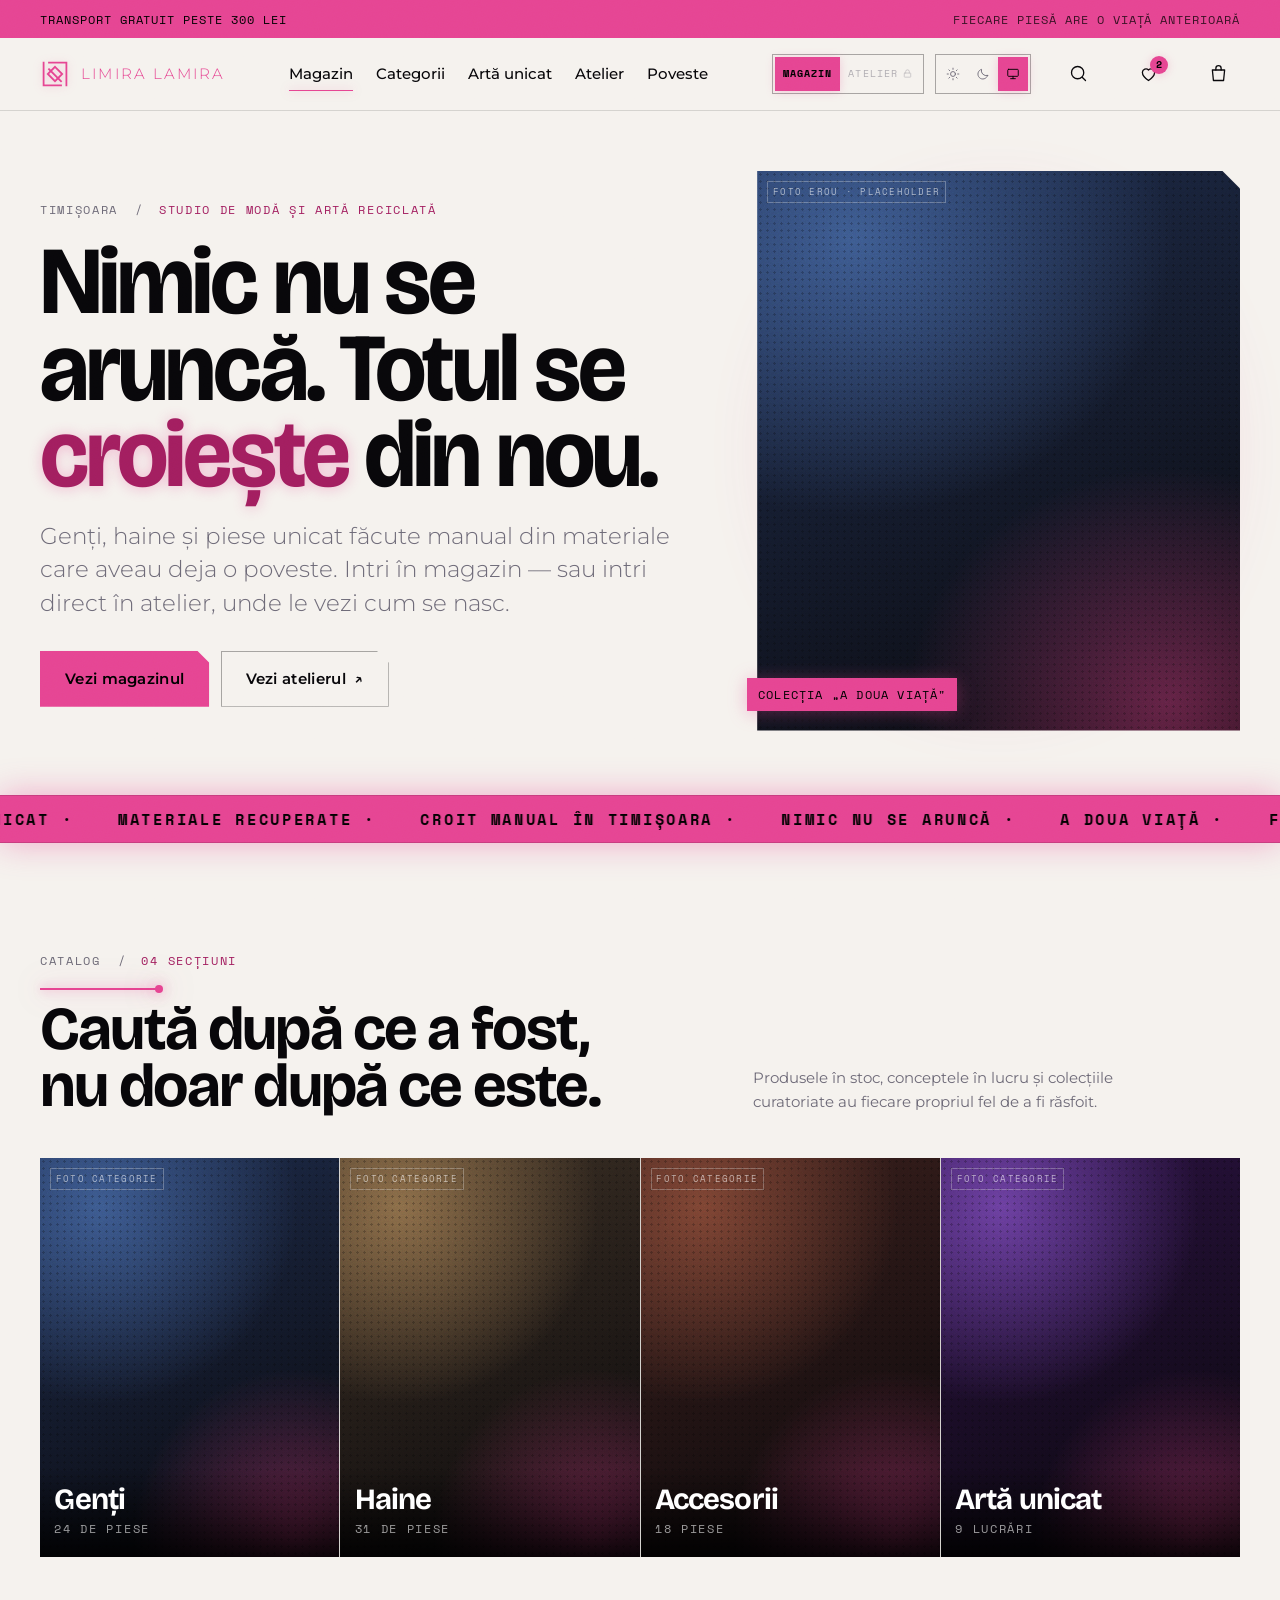
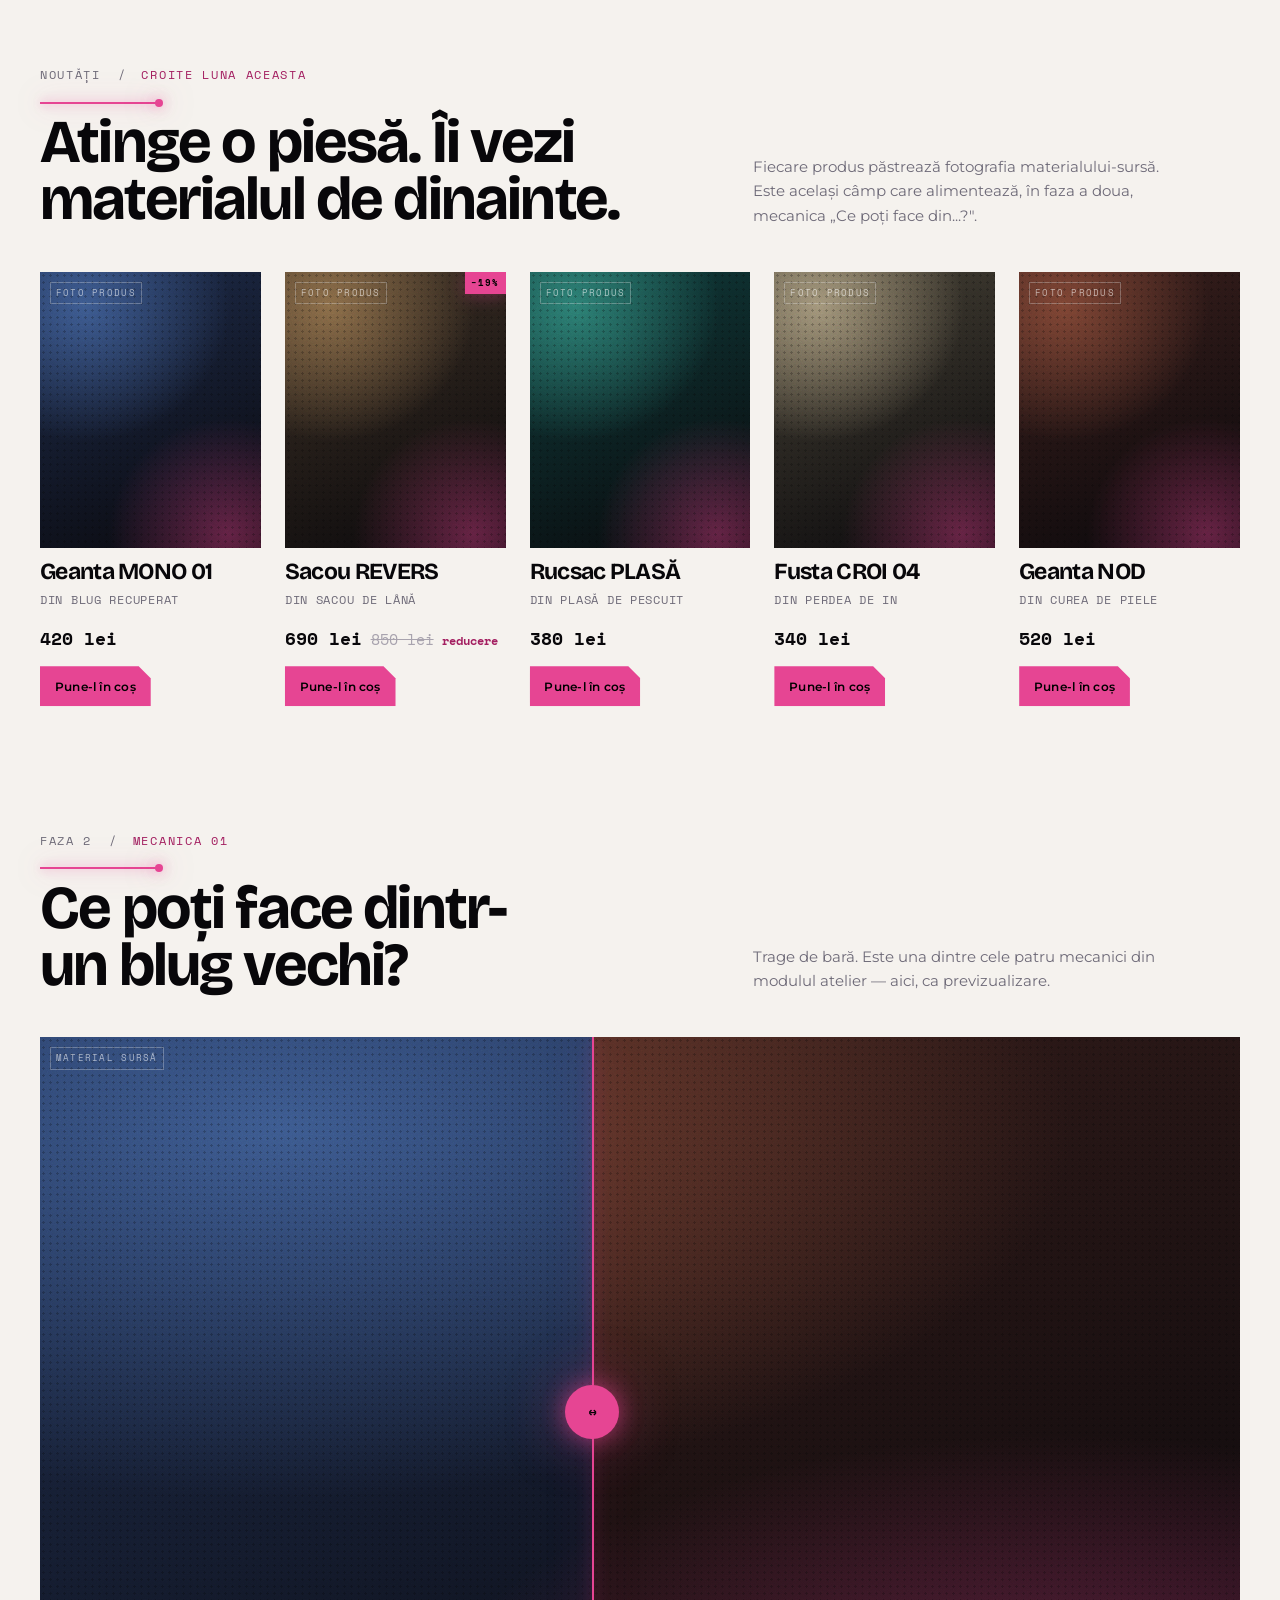
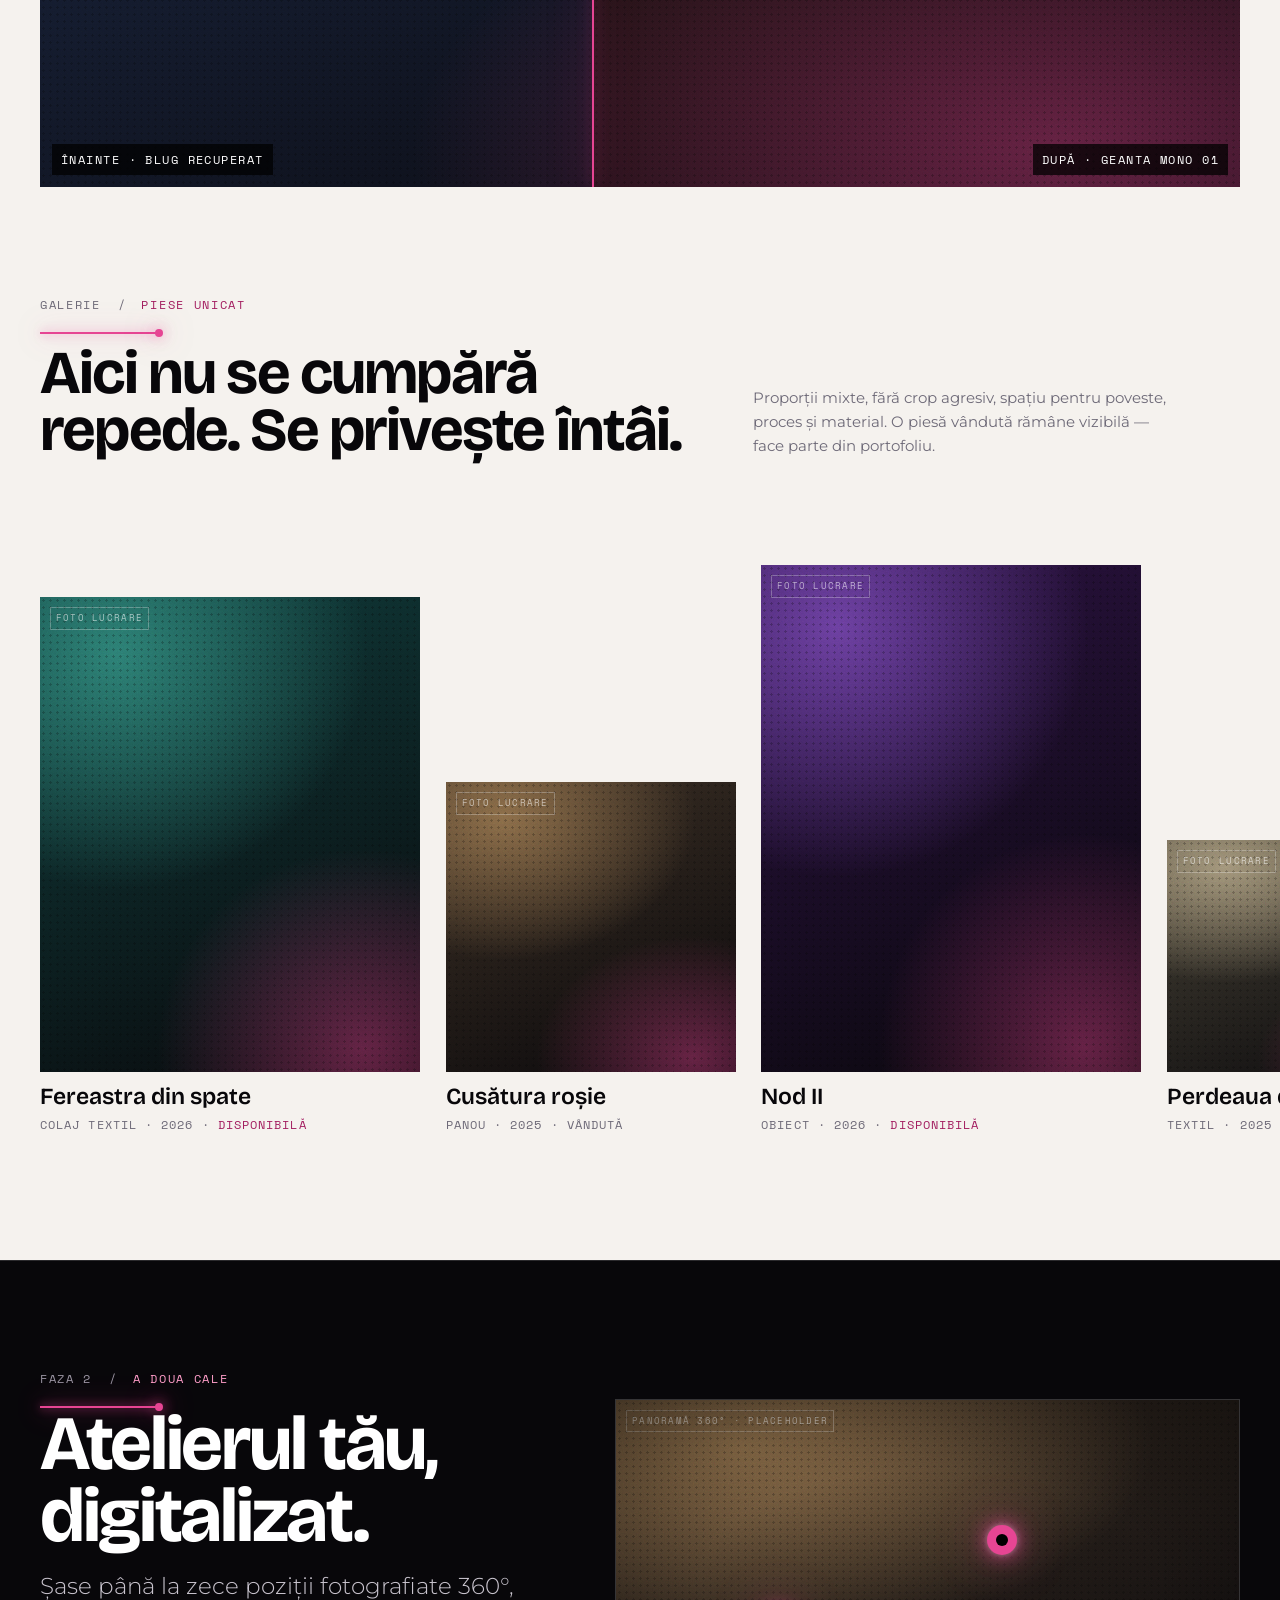
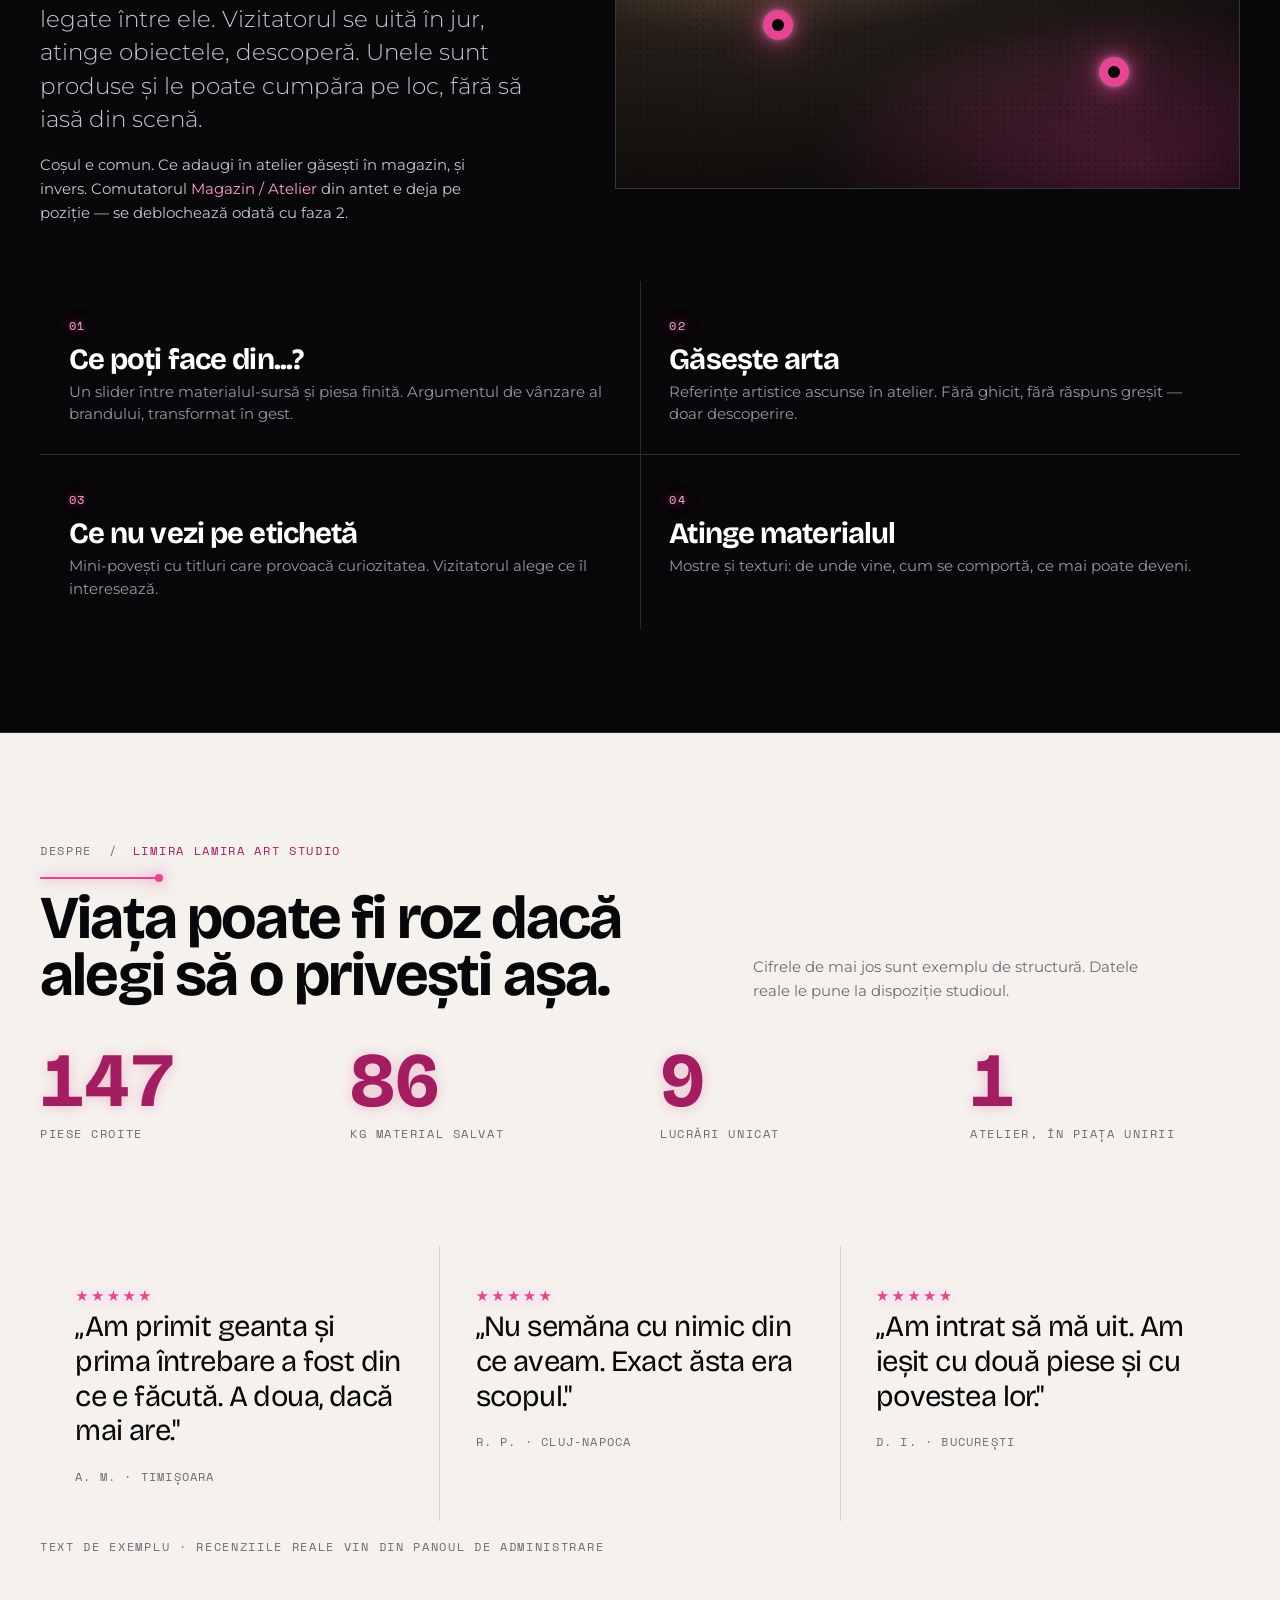
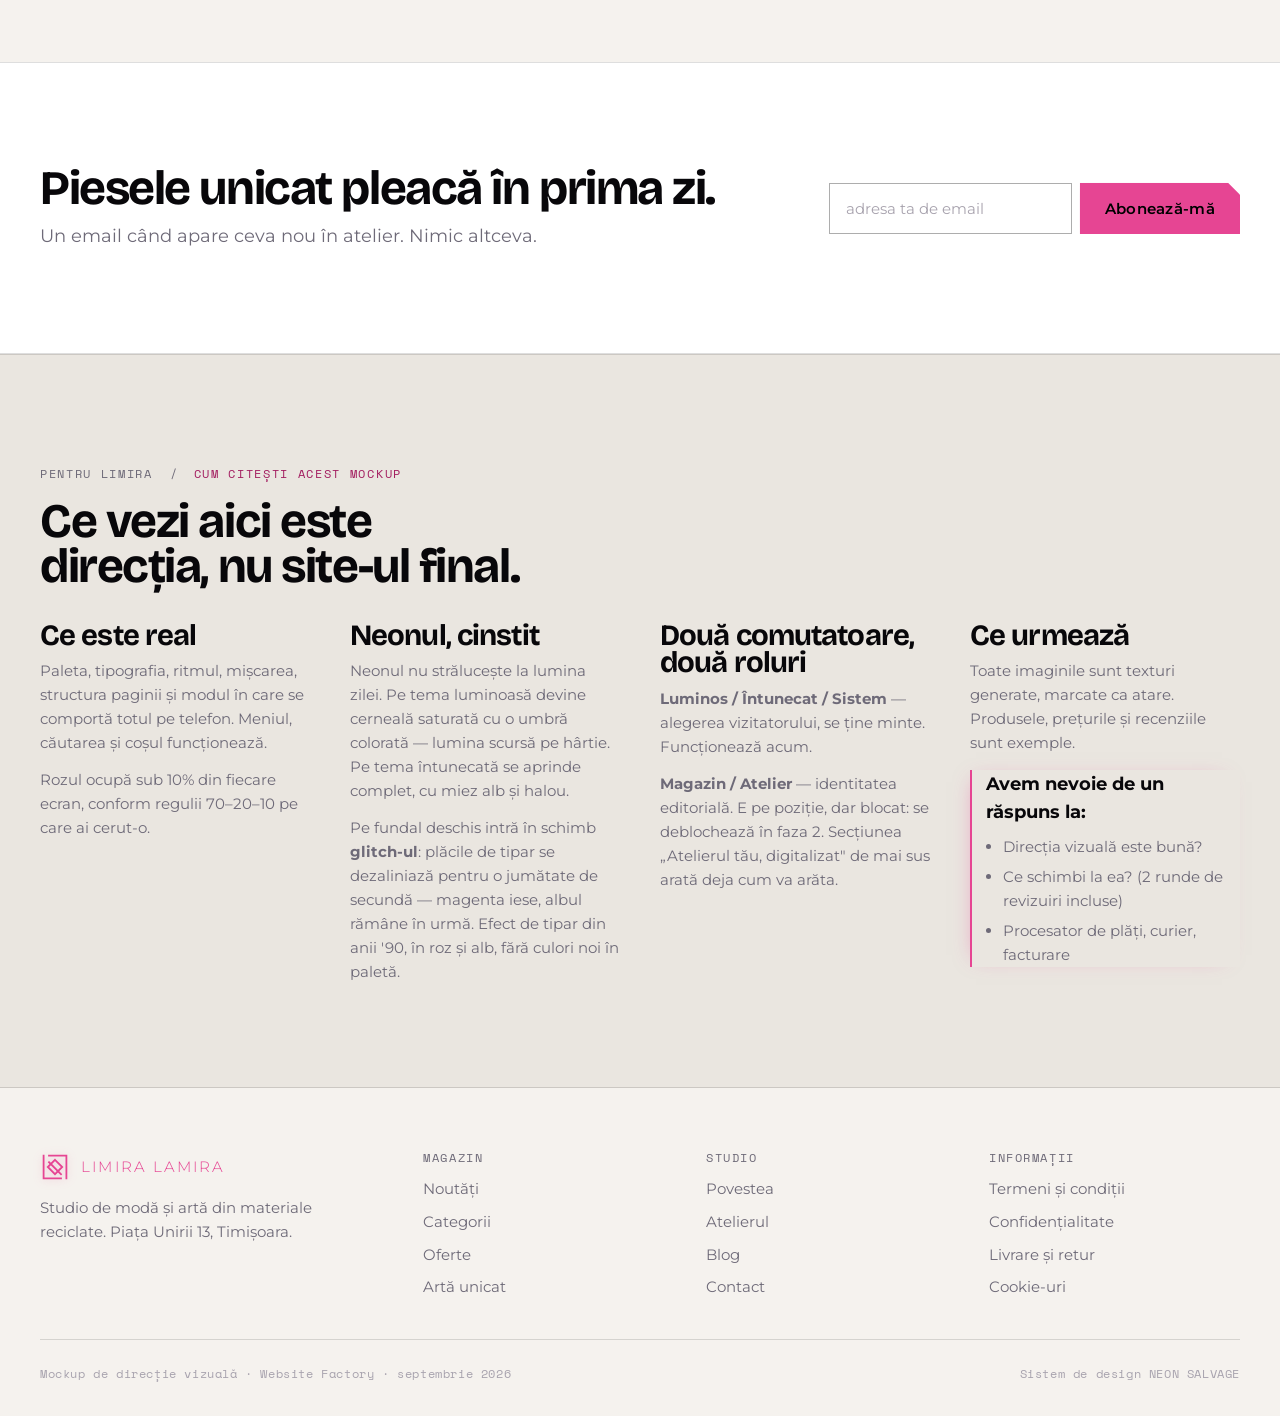
<file: design/deploy/index.html>
<!doctype html>
<html lang="ro">
<head>
  <meta charset="utf-8">
  <meta name="viewport" content="width=device-width, initial-scale=1, viewport-fit=cover">
  <title>Limira Lamira — direcție vizuală</title>
  <meta name="description" content="Mockup de direcție vizuală pentru magazinul online Limira Lamira Art Studio. Sistem de design NEON SALVAGE. Pregătit de Website Factory.">

  <!-- Material de lucru pentru client: nu se indexează. -->
  <meta name="robots" content="noindex, nofollow">

  <meta property="og:type" content="website">
  <meta property="og:site_name" content="Website Factory">
  <meta property="og:locale" content="ro_RO">
  <meta property="og:title" content="Limira Lamira — direcție vizuală">
  <meta property="og:description" content="Mockup de direcție vizuală pentru magazinul online Limira Lamira Art Studio. Sistem de design NEON SALVAGE. Pregătit de Website Factory.">
  <meta name="twitter:card" content="summary_large_image">
  <!-- Rulează cu MOCKUP_URL=https://... ca să se completeze og:url și og:image. -->

  <link rel="icon" href="data:image/svg+xml,%3Csvg%20xmlns%3D%22http%3A%2F%2Fwww.w3.org%2F2000%2Fsvg%22%20viewBox%3D%220%200%20100%20100%22%3E%3Cg%20fill%3D%22none%22%20stroke%3D%22%23e64593%22%20stroke-width%3D%228%22%20stroke-linecap%3D%22square%22%3E%3Cpath%20d%3D%22M30%2012%20H88%20V88%22%2F%3E%3Cpath%20d%3D%22M70%2088%20H12%20V12%22%2F%3E%3Cpath%20d%3D%22M50%2026%20L74%2050%20L50%2074%20L26%2050%20Z%22%2F%3E%3Cpath%20d%3D%22M30%2034%20L70%2074%22%2F%3E%3C%2Fg%3E%3C%2Fsvg%3E">
  <link rel="apple-touch-icon" href="data:image/svg+xml,%3Csvg%20xmlns%3D%22http%3A%2F%2Fwww.w3.org%2F2000%2Fsvg%22%20viewBox%3D%220%200%20100%20100%22%3E%3Cg%20fill%3D%22none%22%20stroke%3D%22%23e64593%22%20stroke-width%3D%228%22%20stroke-linecap%3D%22square%22%3E%3Cpath%20d%3D%22M30%2012%20H88%20V88%22%2F%3E%3Cpath%20d%3D%22M70%2088%20H12%20V12%22%2F%3E%3Cpath%20d%3D%22M50%2026%20L74%2050%20L50%2074%20L26%2050%20Z%22%2F%3E%3Cpath%20d%3D%22M30%2034%20L70%2074%22%2F%3E%3C%2Fg%3E%3C%2Fsvg%3E">
  <meta name="theme-color" content="#f5f2ee" media="(prefers-color-scheme: light)">
  <meta name="theme-color" content="#121014" media="(prefers-color-scheme: dark)">

  <style>
    /* Resetul minim pe care îl oferea platforma de artefacte. */
    *, *::before, *::after { box-sizing: border-box; }
    body { margin: 0; }
    img, svg, video { max-width: 100%; }
    [hidden] { display: none !important; }
  </style>

  <link rel="preconnect" href="https://fonts.gstatic.com" crossorigin>
  <link rel="stylesheet" href="https://fonts.googleapis.com/css2?family=Bricolage+Grotesque:opsz,wdth,wght@12..96,75..100,200..800&family=Montserrat:wght@300..700&family=Space+Mono:wght@400;700&display=swap">

  <style>
  /* ==========================================================================
     LIMIRA LAMIRA — NEON SALVAGE
     Mockup de direcție vizuală · Website Factory · 09.2026
     CSS scris mobile-first: baza e telefonul, min-width adaugă.

     DOUĂ AXE INDEPENDENTE:
       data-lum  = light | dark      → luminozitatea magazinului (alegerea vizitatorului)
       data-mode = shop  | atelier   → identitatea editorială (atelierul vine în Faza 2)
     Atelierul e întunecat prin definiție contractuală, deci suprascrie data-lum.
     ========================================================================== */

  /* ---------- TOKENS DE BAZĂ ---------- */
  :root{
    --limira-pink:#e64593;
    --pink-100:#ffe9f3; --pink-300:#ff9ec9; --pink-500:#e64593;
    --pink-600:#c9316f; --pink-700:#a31e60; --pink-rgb:230 69 147;

    --ink-950:#08070a; --ink-900:#121014; --ink-850:#191720; --ink-800:#221f29;
    --ink-700:#2e2a37; --ink-600:#3f3a49; --ink-400:#6e6a78; --ink-300:#9b96a3;
    --ink-200:#c9c4ce; --ink-100:#e7e3e8; --bone:#f5f2ee; --paper:#ffffff;

    --font-display:"Bricolage Grotesque","Trebuchet MS",system-ui,sans-serif;
    --font-ui:"Montserrat","Segoe UI",system-ui,sans-serif;
    --font-mono:"Space Mono",ui-monospace,"Courier New",monospace;

    --step--2:clamp(.69rem,.66rem + .12vw,.75rem);
    --step--1:clamp(.83rem,.78rem + .22vw,.94rem);
    --step-0:clamp(1rem,.94rem + .3vw,1.13rem);
    --step-1:clamp(1.15rem,1.05rem + .5vw,1.44rem);
    --step-2:clamp(1.38rem,1.2rem + .8vw,1.85rem);
    --step-3:clamp(1.66rem,1.4rem + 1.25vw,2.35rem);
    --step-4:clamp(2rem,1.6rem + 1.9vw,3rem);
    --step-5:clamp(2.35rem,1.85rem + 2.6vw,3.8rem);
    --step-6:clamp(2.8rem,2.1rem + 3.7vw,4.8rem);
    --step-7:clamp(3.1rem,2.2rem + 5.2vw,6rem);

    --gutter:clamp(1.1rem,4vw,2.5rem);
    --container:min(1400px,100% - 2*var(--gutter));
    --section-y:clamp(3rem,8vw,7.5rem);
    --cut:18px;

    --ease-out-expo:cubic-bezier(.16,1,.3,1);
    --ease-inout-quart:cubic-bezier(.76,0,.24,1);
    --ease-out-back:cubic-bezier(.34,1.56,.64,1);
    --dur-fast:180ms; --dur:320ms; --dur-slow:620ms;

    --grain:url("data:image/svg+xml,%3Csvg xmlns='http://www.w3.org/2000/svg' width='160' height='160'%3E%3Cfilter id='n'%3E%3CfeTurbulence type='fractalNoise' baseFrequency='.8' numOctaves='3' stitchTiles='stitch'/%3E%3C/filter%3E%3Crect width='100%25' height='100%25' filter='url(%23n)'/%3E%3C/svg%3E");
  }

  /* ==========================================================================
     MAGAZIN · LUMINĂ (implicit)
     Neonul nu strălucește la lumina zilei. Aici devine cerneală saturată cu o
     umbră colorată — lumina care se scurge pe hârtie — și păstrează mișcarea.
     ========================================================================== */
  :root, :root[data-lum="light"]{
    --bg:var(--bone); --bg-alt:var(--paper); --surface:var(--paper);
    --surface-sunken:#eae6e0;
    --fg:var(--ink-950); --fg-muted:var(--ink-400); --fg-faint:#a8a3ae;
    --line:rgb(0 0 0 / .13); --line-strong:rgb(0 0 0 / .32);
    --accent:var(--pink-500); --accent-hover:var(--pink-600);
    --accent-fg:#000; --accent-text:var(--pink-700); --accent-soft:var(--pink-100);

    --nf-1:drop-shadow(0 1px 5px rgb(var(--pink-rgb)/.24));
    --nf-2:drop-shadow(0 2px 9px rgb(var(--pink-rgb)/.34));
    --nf-3:drop-shadow(0 4px 18px rgb(var(--pink-rgb)/.48));
    --nt:0 1px 14px rgb(var(--pink-rgb)/.32);
    --nb:0 4px 22px rgb(var(--pink-rgb)/.26);
    --tube:rgb(var(--pink-rgb)/.55);
    /* plăcile de tipar dezaliniate — magenta iese, alb rămâne în urmă */
    --glitch-a:rgb(var(--pink-rgb)/.9);
    --glitch-b:rgb(255 255 255/.95);
    --grain-op:.05;
    color-scheme:light;
  }

  /* ==========================================================================
     MAGAZIN · ÎNTUNERIC — editorial, nu atelier. Fundal cald, neon real.
     ========================================================================== */
  :root[data-lum="dark"]{
    --bg:var(--ink-900); --bg-alt:var(--ink-850); --surface:var(--ink-850);
    --surface-sunken:#0b0a0e;
    --fg:#f7f5f8; --fg-muted:var(--ink-300); --fg-faint:var(--ink-400);
    --line:rgb(255 255 255 / .13); --line-strong:rgb(255 255 255 / .32);
    --accent:var(--pink-500); --accent-hover:var(--pink-300);
    --accent-fg:#000; --accent-text:var(--pink-300);
    --accent-soft:rgb(var(--pink-rgb)/.13);

    --nf-1:drop-shadow(0 0 5px rgb(var(--pink-rgb)/.5));
    --nf-2:drop-shadow(0 0 3px rgb(255 255 255/.3)) drop-shadow(0 0 10px rgb(var(--pink-rgb)/.8)) drop-shadow(0 0 24px rgb(var(--pink-rgb)/.4));
    --nf-3:drop-shadow(0 0 4px rgb(255 255 255/.5)) drop-shadow(0 0 14px rgb(var(--pink-rgb)/.95)) drop-shadow(0 0 38px rgb(var(--pink-rgb)/.55));
    --nt:0 0 4px rgb(255 255 255/.22), 0 0 14px rgb(var(--pink-rgb)/.72), 0 0 34px rgb(var(--pink-rgb)/.42);
    --nb:0 0 0 1px rgb(var(--pink-rgb)/.45), 0 0 18px rgb(var(--pink-rgb)/.42), 0 0 46px rgb(var(--pink-rgb)/.2);
    --tube:rgb(var(--pink-rgb)/.9);
    --glitch-a:rgb(var(--pink-rgb)/.95);
    --glitch-b:rgb(255 255 255/.6);
    --grain-op:.07;
    color-scheme:dark;
  }

  /* fără JS: urmăm preferința sistemului */
  @media (prefers-color-scheme:dark){
    :root:not([data-lum="light"]){
      --bg:var(--ink-900); --bg-alt:var(--ink-850); --surface:var(--ink-850);
      --surface-sunken:#0b0a0e;
      --fg:#f7f5f8; --fg-muted:var(--ink-300); --fg-faint:var(--ink-400);
      --line:rgb(255 255 255 / .13); --line-strong:rgb(255 255 255 / .32);
      --accent-hover:var(--pink-300); --accent-text:var(--pink-300);
      --accent-soft:rgb(var(--pink-rgb)/.13);
      --nf-1:drop-shadow(0 0 5px rgb(var(--pink-rgb)/.5));
      --nf-2:drop-shadow(0 0 3px rgb(255 255 255/.3)) drop-shadow(0 0 10px rgb(var(--pink-rgb)/.8)) drop-shadow(0 0 24px rgb(var(--pink-rgb)/.4));
      --nf-3:drop-shadow(0 0 4px rgb(255 255 255/.5)) drop-shadow(0 0 14px rgb(var(--pink-rgb)/.95)) drop-shadow(0 0 38px rgb(var(--pink-rgb)/.55));
      --nt:0 0 4px rgb(255 255 255/.22), 0 0 14px rgb(var(--pink-rgb)/.72), 0 0 34px rgb(var(--pink-rgb)/.42);
      --nb:0 0 0 1px rgb(var(--pink-rgb)/.45), 0 0 18px rgb(var(--pink-rgb)/.42), 0 0 46px rgb(var(--pink-rgb)/.2);
      --tube:rgb(var(--pink-rgb)/.9);
      --glitch-a:rgb(var(--pink-rgb)/.95);
      --glitch-b:rgb(255 255 255/.6);
      --grain-op:.07;
      color-scheme:dark;
    }
  }

  /* ==========================================================================
     ATELIER — Faza 2. Vidul absolut, neonul la maxim. Suprascrie luminozitatea.
     ========================================================================== */
  :root[data-mode="atelier"]{
    --bg:var(--ink-950); --bg-alt:#0d0c11; --surface:#0d0c11; --surface-sunken:#000;
    --fg:#fff; --fg-muted:var(--ink-300); --fg-faint:var(--ink-400);
    --line:rgb(255 255 255 / .15); --line-strong:rgb(255 255 255 / .35);
    --accent-hover:var(--pink-300); --accent-text:var(--pink-300);
    --grain-op:.08;
    color-scheme:dark;
  }

  /* ---------- RESET ---------- */
  *,*::before,*::after{box-sizing:border-box}
  html{scroll-behavior:smooth; -webkit-text-size-adjust:100%}
  body{
    margin:0; background:var(--bg); color:var(--fg);
    font-family:var(--font-ui); font-size:var(--step-0); line-height:1.6;
    -webkit-font-smoothing:antialiased; overflow-x:hidden;
    transition:background var(--dur) ease, color var(--dur) ease;
  }
  body.locked{overflow:hidden}
  img{max-width:100%}
  ::selection{background:var(--accent); color:#000}
  .grain{position:fixed; inset:0; z-index:9000; pointer-events:none;
    background-image:var(--grain); opacity:var(--grain-op); mix-blend-mode:overlay}

  .wrap{width:var(--container); margin-inline:auto}
  .section{padding-block:var(--section-y)}

  h1,h2,h3,h4{font-family:var(--font-display); font-weight:700; margin:0;
    line-height:.94; letter-spacing:-.03em; text-wrap:balance;
    font-variation-settings:"wdth" 100}
  p{margin:0}
  a{color:inherit}
  .label{font-family:var(--font-mono); font-size:var(--step--2); text-transform:uppercase;
    letter-spacing:.14em; color:var(--fg-muted); display:inline-flex; gap:.5em;
    align-items:center; flex-wrap:wrap}
  .label b{color:var(--accent-text); font-weight:400}
  .num{font-variant-numeric:tabular-nums}
  .cut{clip-path:polygon(0 0,calc(100% - var(--cut)) 0,100% var(--cut),100% 100%,0 100%)}

  :where(a,button,input,[tabindex]):focus-visible{
    outline:2px solid var(--accent); outline-offset:3px}

  /* ==========================================================================
     NEON — sistemul de lumină
     ========================================================================== */
  @keyframes hum{0%,100%{filter:var(--nf-2)} 50%{filter:var(--nf-3)}}
  /* Aprinderea tubului. Cuvântul rămâne lizibil tot timpul — pâlpâie haloul,
     nu textul — ca prima imagine a paginii să fie mereu bună. */
  @keyframes tubeOn{
    0%{opacity:.55; text-shadow:none}   8%{opacity:1; text-shadow:var(--nt)}
    13%{opacity:.6; text-shadow:none}   20%{opacity:1; text-shadow:var(--nt)}
    26%{opacity:.75; text-shadow:none}
    34%,100%{opacity:1; text-shadow:var(--nt)}
  }
  @keyframes sweep{from{transform:translateX(-130%) skewX(-18deg)}
                   to{transform:translateX(360%) skewX(-18deg)}}

  /* ---------- GLITCH ----------
     Pe fundal deschis haloul de neon nu se vede — dar dezalinierea plăcilor de
     tipar se vede foarte bine. Fantomele sunt făcute cu drop-shadow decalat, nu
     cu text duplicat: funcționează pe orice text, pe oricâte rânduri, fără să
     rupă layout-ul. Feliile taie orizontal, ca un semnal prost.               */
  @keyframes glitch{
    0%  {filter:none; transform:translate(0); clip-path:inset(0)}
    7%  {filter:drop-shadow(-4px 0 var(--glitch-a)) drop-shadow(4px 0 var(--glitch-b));
         transform:translate(2px,-1px); clip-path:inset(0)}
    13% {filter:none; transform:translate(0); clip-path:inset(0)}
    21% {filter:drop-shadow(6px 0 var(--glitch-a)) drop-shadow(-5px 0 var(--glitch-b));
         transform:translate(-4px,1px); clip-path:inset(24% 0 54% 0)}
    27% {filter:none; transform:translate(0); clip-path:inset(0)}
    36% {filter:drop-shadow(-5px 0 var(--glitch-a)) drop-shadow(3px 0 var(--glitch-b));
         text-shadow:var(--nt); transform:translate(2px,2px); clip-path:inset(64% 0 16% 0)}
    43% {filter:none; transform:translate(0); clip-path:inset(0)}
    51% {filter:drop-shadow(-3px 0 var(--glitch-a)); text-shadow:var(--nt);
         transform:translate(-1px,0); clip-path:inset(8% 0 78% 0)}
    57% {filter:none; transform:translate(0); clip-path:inset(0)}
    66% {filter:drop-shadow(2px 0 var(--glitch-a)) drop-shadow(-2px 0 var(--glitch-b));
         transform:translate(1px,-1px); clip-path:inset(0)}
    74%,100%{filter:none; transform:translate(0); clip-path:inset(0)}
  }
  .glitch{will-change:filter,transform}
  .glitch.fire{animation:glitch .62s steps(1,end) 1}
  .glitch.fire.twice{animation-iteration-count:2}

  /* Tubul care se desenează sub eticheta de secțiune — momentul „luminos"
     care funcționează și pe fundal deschis. */
  .tube{display:block; height:2px; width:0; margin-top:.85rem; background:var(--accent);
    box-shadow:0 0 10px var(--tube),0 0 26px var(--tube); position:relative}
  .tube.lit{animation:tubeDraw .9s var(--ease-out-expo) forwards}
  @keyframes tubeDraw{
    0%{width:0; opacity:.2}
    6%{opacity:1} 10%{opacity:.3} 16%{opacity:1}
    to{width:min(120px,38%); opacity:1}
  }
  .tube::after{content:""; position:absolute; right:-3px; top:-3px; width:8px; height:8px;
    border-radius:999px; background:var(--accent); box-shadow:0 0 14px var(--tube),0 0 30px var(--tube)}
  @keyframes pop{0%{transform:scale(1)}40%{transform:scale(1.55)}100%{transform:scale(1)}}
  @keyframes ring{0%{box-shadow:0 0 0 0 rgb(var(--pink-rgb)/.6)}
                  70%{box-shadow:0 0 0 20px rgb(var(--pink-rgb)/0)}
                  100%{box-shadow:0 0 0 0 rgb(var(--pink-rgb)/0)}}

  .neon-txt{color:var(--accent-text); text-shadow:var(--nt)}

  /* ---------- BUTOANE ---------- */
  .btn{
    font-family:var(--font-ui); font-weight:600; font-size:var(--step--1);
    letter-spacing:.02em; padding:1em 1.6em; border:1px solid transparent;
    background:var(--accent); color:var(--accent-fg); cursor:pointer;
    display:inline-flex; align-items:center; justify-content:center; gap:.6em;
    text-decoration:none; position:relative; overflow:hidden; min-height:48px;
    clip-path:polygon(0 0,calc(100% - 12px) 0,100% 12px,100% 100%,0 100%);
    filter:var(--nf-2);
    transition:background var(--dur-fast) ease, transform var(--dur-fast) var(--ease-out-back),
               filter var(--dur) ease;
  }
  .btn > span{position:relative; z-index:2}
  .btn::after{  /* lumina care aleargă prin tub la hover */
    content:""; position:absolute; top:-20%; bottom:-20%; left:0; width:30%;
    background:linear-gradient(90deg,transparent,rgb(255 255 255/.6),transparent);
    transform:translateX(-130%) skewX(-18deg); pointer-events:none; z-index:1;
  }
  .btn:hover{background:var(--accent-hover); transform:translateY(-2px); filter:var(--nf-3)}
  .btn:hover::after{animation:sweep .8s var(--ease-out-expo)}
  .btn:active{transform:translateY(0)}
  .btn--hum{animation:hum 5s ease-in-out infinite}
  .btn--ghost{background:transparent; color:var(--fg); border-color:var(--line-strong);
    filter:none}
  .btn--ghost:hover{background:transparent; border-color:var(--accent);
    color:var(--accent-text); filter:var(--nf-1)}
  .btn--ghost::after{display:none}
  .btn--sm{padding:.7em 1.15em; font-size:var(--step--2); min-height:40px}

  /* ==========================================================================
     PROMO
     ========================================================================== */
  .promo{background:var(--accent); color:#000; font-family:var(--font-mono);
    font-size:var(--step--2); letter-spacing:.08em; text-transform:uppercase;
    padding:.6rem 0; box-shadow:0 0 26px rgb(var(--pink-rgb)/.45); position:relative; z-index:2}
  .promo .wrap{display:flex; justify-content:center; gap:1rem; align-items:center}
  .promo .b{display:none}
  @media (min-width:700px){
    .promo .wrap{justify-content:space-between}
    .promo .b{display:inline; opacity:.75}
  }

  /* ==========================================================================
     HEADER — mobile-first
     ========================================================================== */
  .hdr{position:sticky; top:0; z-index:800; background:var(--bg);
    border-bottom:1px solid var(--line); padding-block:.85rem;
    transition:padding var(--dur) var(--ease-out-expo), background var(--dur) ease}
  .hdr.is-condensed{padding-block:.45rem;
    background:color-mix(in oklab,var(--bg) 86%,transparent); backdrop-filter:blur(14px)}
  .hdr .wrap{display:flex; align-items:center; gap:.4rem}

  .logo{display:flex; align-items:center; gap:.55rem; text-decoration:none;
    flex-shrink:0; margin-inline-end:auto; min-width:0}
  .logo svg{width:30px; height:30px; display:block; flex-shrink:0; filter:var(--nf-1);
    transition:width var(--dur) var(--ease-out-expo), height var(--dur) var(--ease-out-expo)}
  .hdr.is-condensed .logo svg{width:26px; height:26px}
  /* logo complet — semn + wordmark — inclusiv pe telefon */
  .logo .wm{font-family:var(--font-ui); font-weight:300; color:var(--accent);
    white-space:nowrap; font-size:.72rem; letter-spacing:.1em; line-height:1}
  @media (min-width:420px){.logo .wm{font-size:.8rem; letter-spacing:.12em}}
  @media (min-width:1200px){.logo .wm{font-size:var(--step--1); letter-spacing:.14em}}
  /* favoritele trăiesc în meniu pe ecrane mici — antetul rămâne respirabil */
  #wishBtn{display:none}
  @media (min-width:600px){#wishBtn{display:grid}}

  .nav{display:none}
  .hdr .desk{display:none}

  .ico{background:none; border:0; color:inherit; cursor:pointer;
    width:44px; height:44px; position:relative; display:grid; place-items:center;
    line-height:0; flex-shrink:0}
  .ico svg{width:21px; height:21px; stroke:currentColor; fill:none; stroke-width:1.5;
    stroke-linecap:round; stroke-linejoin:round}
  .ico .badge{position:absolute; top:4px; right:2px; min-width:18px; height:18px;
    padding:0 4px; background:var(--accent); color:#000; border-radius:999px;
    font-family:var(--font-mono); font-size:10px; font-weight:700;
    display:grid; place-items:center; line-height:1; filter:var(--nf-1)}
  .ico .badge[data-empty="1"]{display:none}
  .ico .badge.pop{animation:pop .5s var(--ease-out-back)}

  /* hamburger */
  .burger{position:relative; width:44px; height:44px; background:none; border:0;
    color:inherit; cursor:pointer; flex-shrink:0}
  .burger i{position:absolute; left:11px; width:22px; height:1.6px;
    background:currentColor; border-radius:2px; top:50%; margin-top:-.8px;
    transition:transform .45s var(--ease-out-back), opacity .18s ease, background .2s}
  .burger i:nth-child(1){transform:translateY(-6.5px)}
  .burger i:nth-child(3){transform:translateY(6.5px); width:14px}
  .burger:hover i:nth-child(3){width:22px}
  .burger[aria-expanded="true"] i{background:var(--accent)}
  .burger[aria-expanded="true"] i:nth-child(1){transform:rotate(45deg)}
  .burger[aria-expanded="true"] i:nth-child(2){opacity:0; transform:scaleX(.2)}
  .burger[aria-expanded="true"] i:nth-child(3){transform:rotate(-45deg); width:22px}

  /* comutatoare (segmented) */
  .seg{display:inline-flex; align-items:center; border:1px solid var(--line-strong);
    padding:2px; gap:0; flex-shrink:0}
  .seg button{font-family:var(--font-mono); font-size:10px; letter-spacing:.11em;
    text-transform:uppercase; padding:.55em .8em; border:0; cursor:pointer;
    background:transparent; color:var(--fg-muted); white-space:nowrap;
    display:inline-flex; align-items:center; gap:.4em; min-height:34px;
    transition:background var(--dur-fast) ease, color var(--dur-fast) ease}
  .seg button svg{width:14px; height:14px; stroke:currentColor; fill:none;
    stroke-width:1.6; stroke-linecap:round; stroke-linejoin:round}
  .seg button[aria-pressed="true"], .seg button[aria-checked="true"]{
    background:var(--accent); color:#000; font-weight:700; filter:var(--nf-1)}
  .seg button[aria-disabled="true"]{opacity:.5; cursor:not-allowed}
  .seg .lock{width:11px; height:11px; opacity:.8}

  @media (min-width:1200px){
    .hdr .wrap{gap:clamp(.8rem,2vw,1.8rem)}
    .logo{margin-inline-end:0; gap:.7rem}
    .nav{display:flex; gap:clamp(1rem,1.8vw,1.7rem); margin-inline-start:auto}
    .nav a{font-size:var(--step--1); text-decoration:none; font-weight:500;
      position:relative; padding-block:.35em; white-space:nowrap}
    .nav a::after{content:""; position:absolute; left:0; right:100%; bottom:0;
      height:1.5px; background:var(--accent); box-shadow:0 0 10px var(--tube);
      transition:right var(--dur) var(--ease-out-expo)}
    .nav a:hover::after,.nav a[aria-current]::after{right:0}
    .hdr .desk{display:flex; align-items:center; gap:.7rem; margin-inline-start:auto}
    .hdr .burger{display:none}
    .hdr .m-only{display:none}
  }

  /* ==========================================================================
     MENIU MOBIL — modal pe tot ecranul, intrare cu tăietură diagonală
     ========================================================================== */
  .menu{position:fixed; inset:0; z-index:880; background:var(--bg);
    display:flex; flex-direction:column; overflow-y:auto;
    clip-path:polygon(0 0,100% 0,100% -32%,0 0%); visibility:hidden;
  }
  .menu.open{visibility:visible; animation:menuIn .62s var(--ease-inout-quart) forwards}
  .menu.closing{animation:menuOut .42s var(--ease-inout-quart) forwards}
  @keyframes menuIn{from{clip-path:polygon(0 0,100% 0,100% -32%,0 0%)}
                    to{clip-path:polygon(0 0,100% 0,100% 100%,0 132%)}}
  @keyframes menuOut{from{clip-path:polygon(0 0,100% 0,100% 100%,0 132%)}
                     to{clip-path:polygon(0 0,100% 0,100% -32%,0 0%)}}
  .menu::before{content:""; position:fixed; inset:0; background-image:var(--grain);
    opacity:var(--grain-op); mix-blend-mode:overlay; pointer-events:none}

  .menu-top{display:flex; align-items:center; justify-content:space-between;
    padding:.85rem var(--gutter); border-bottom:1px solid var(--line);
    position:sticky; top:0; background:var(--bg); z-index:3}
  .menu-body{padding:clamp(1.5rem,6vw,3rem) var(--gutter) 2rem; flex:1;
    display:flex; flex-direction:column; gap:clamp(1.8rem,5vw,2.6rem)}

  .menu-nav{list-style:none; margin:0; padding:0; display:flex; flex-direction:column}
  .menu-nav li{overflow:hidden}
  .menu.open .menu-nav li > a{animation:mItem .6s var(--ease-out-expo) both}
  .menu-nav li:nth-child(1) > a{animation-delay:.16s}
  .menu-nav li:nth-child(2) > a{animation-delay:.22s}
  .menu-nav li:nth-child(3) > a{animation-delay:.28s}
  .menu-nav li:nth-child(4) > a{animation-delay:.34s}
  .menu-nav li:nth-child(5) > a{animation-delay:.40s}
  @keyframes mItem{from{transform:translateY(105%); opacity:0}
                   to{transform:translateY(0); opacity:1}}
  .menu-nav a{
    display:flex; align-items:baseline; justify-content:space-between; gap:1rem;
    text-decoration:none; padding-block:.42em; position:relative;
    font-family:var(--font-display); font-weight:700; font-size:var(--step-5);
    line-height:1.05; letter-spacing:-.03em;
  }
  .menu-nav a .c{font-family:var(--font-mono); font-size:var(--step--2);
    font-weight:400; letter-spacing:.12em; color:var(--fg-muted);
    text-transform:uppercase; flex-shrink:0}
  .menu-nav a::before{ /* tubul de neon care se aprinde sub item */
    content:""; position:absolute; left:0; bottom:.18em; height:2px; width:0;
    background:var(--accent); box-shadow:0 0 12px var(--tube),0 0 30px var(--tube);
    transition:width .45s var(--ease-out-expo);
  }
  .menu-nav a:hover::before,.menu-nav a:focus-visible::before{width:100%}
  .menu-nav a.fired{color:var(--accent-text); text-shadow:var(--nt)}
  .menu-nav a.fired::before{width:100%}

  .menu-row{display:flex; flex-wrap:wrap; gap:.7rem 1.2rem; align-items:center}
  .menu-sec > .label{display:block; margin-bottom:.7rem}
  .menu-sec + .menu-sec{padding-top:clamp(1.2rem,4vw,1.8rem); border-top:1px solid var(--line)}
  .menu-contact{display:grid; gap:.5rem; grid-template-columns:1fr}
  @media (min-width:520px){.menu-contact{grid-template-columns:repeat(3,1fr)}}
  .menu-contact a{display:flex; align-items:center; gap:.6rem; text-decoration:none;
    border:1px solid var(--line); padding:.85rem 1rem; font-size:var(--step--1);
    min-height:48px; transition:border-color var(--dur-fast) ease, filter var(--dur) ease}
  .menu-contact a:hover{border-color:var(--accent); filter:var(--nf-1)}
  .menu-contact svg{width:18px; height:18px; stroke:var(--accent); fill:none; stroke-width:1.6}

  /* ==========================================================================
     CĂUTARE
     ========================================================================== */
  .search{position:fixed; inset:0; z-index:890; background:color-mix(in oklab,var(--bg) 94%,transparent);
    backdrop-filter:blur(18px); display:flex; flex-direction:column; visibility:hidden;
    opacity:0; transition:opacity var(--dur) ease, visibility var(--dur)}
  .search.open{visibility:visible; opacity:1}
  .search-in{width:var(--container); margin:clamp(3rem,12vh,7rem) auto 0}
  .search-field{display:flex; align-items:center; gap:1rem;
    border-bottom:2px solid var(--accent); padding-bottom:1rem;
    box-shadow:0 12px 40px -30px var(--tube)}
  .search-field svg{width:26px; height:26px; stroke:var(--accent); fill:none; stroke-width:1.5}
  .search-field input{flex:1; border:0; background:transparent; color:var(--fg);
    font-family:var(--font-display); font-weight:700; font-size:var(--step-4);
    letter-spacing:-.03em; outline:0; min-width:0}
  .search-field input::placeholder{color:var(--fg-faint)}
  .search-sug{margin-top:2rem; display:flex; flex-wrap:wrap; gap:.6rem}
  .chip{font-family:var(--font-mono); font-size:var(--step--2); text-transform:uppercase;
    letter-spacing:.1em; border:1px solid var(--line-strong); padding:.6em 1em;
    border-radius:999px; background:transparent; color:var(--fg-muted); cursor:pointer;
    min-height:38px; transition:all var(--dur-fast) ease}
  .chip:hover{border-color:var(--accent); color:var(--accent-text); filter:var(--nf-1)}

  /* ==========================================================================
     HERO
     ========================================================================== */
  .hero{padding-block:clamp(2rem,6vw,3.75rem) clamp(2rem,5vw,4rem)}
  .hero-grid{display:grid; gap:clamp(1.75rem,5vw,4rem); align-items:center}
  .hero h1{font-size:var(--step-7); margin-block:1rem 0; line-height:.9;
    font-variation-settings:"wdth" 96}
  .hero h1 .w{display:inline-block; overflow:hidden; vertical-align:bottom;
    padding-bottom:.16em; margin-bottom:-.16em}
  .hero h1.lit .w{overflow:visible}
  .hero h1 .w > span{display:inline-block}
  .js .hero h1 .w > span{transform:translateY(112%); animation:riseUp .7s var(--ease-out-expo) forwards}
  @keyframes riseUp{to{transform:translateY(0)}}
  .hero h1 em{font-style:normal; color:var(--accent-text)}
  .hero h1.lit em{animation:tubeOn .9s steps(1,end) forwards}
  .hero-lead{margin-top:1.35rem; max-width:46ch; color:var(--fg-muted);
    font-size:var(--step-1); line-height:1.45; font-weight:300}
  .hero-cta{display:flex; gap:.7rem; margin-top:1.9rem; flex-wrap:wrap}
  .hero-cta .btn{flex:1 1 auto}

  .hero-art{position:relative; aspect-ratio:4/5; order:-1}
  .hero-art .swatch{position:absolute; inset:0}
  .hero-art .tag{position:absolute; left:0; bottom:20px; background:var(--accent);
    color:#000; font-family:var(--font-mono); font-size:var(--step--2);
    letter-spacing:.1em; padding:.55em .9em; text-transform:uppercase;
    filter:var(--nf-2); z-index:3}
  .hero-art .halo{position:absolute; inset:14%; border-radius:50%; pointer-events:none;
    box-shadow:0 0 90px 20px rgb(var(--pink-rgb)/.3); animation:bloom 9s ease-in-out infinite}
  @keyframes bloom{0%,100%{opacity:.5; transform:scale(.92)}50%{opacity:1; transform:scale(1.06)}}

  @media (min-width:900px){
    .hero-grid{grid-template-columns:minmax(0,1.15fr) minmax(0,.85fr)}
    .hero-art{order:0; height:min(64vh,560px); justify-self:end; width:100%}
    .hero-cta .btn{flex:0 0 auto}
    .hero-art .tag{left:-10px}
  }

  /* ==========================================================================
     MARQUEE
     ========================================================================== */
  .marquee{border-block:1px solid var(--line); background:var(--accent); color:#000;
    overflow:hidden; padding-block:.7rem; user-select:none;
    box-shadow:0 0 34px rgb(var(--pink-rgb)/.42)}
  .marquee-track{display:flex; width:max-content; will-change:transform}
  .marquee span{font-family:var(--font-mono); font-size:var(--step--1);
    text-transform:uppercase; letter-spacing:.18em; padding-inline:1.4rem;
    white-space:nowrap; font-weight:700}

  /* ==========================================================================
     SWATCH (placeholder de imagine)
     ========================================================================== */
  .swatch{position:relative; overflow:hidden; background:var(--sw-a,#2a2f4a);
    background-image:
      radial-gradient(120% 90% at 20% 12%, var(--sw-b,#4a5580) 0%, transparent 55%),
      radial-gradient(90% 70% at 85% 95%, rgb(var(--pink-rgb)/.4) 0%, transparent 60%),
      linear-gradient(155deg, var(--sw-a,#2a2f4a) 0%, #08070a 100%);
    isolation:isolate}
  .swatch::before{content:""; position:absolute; inset:0;
    background-image:radial-gradient(circle at center, rgb(0 0 0/.55) 1.1px, transparent 1.2px);
    background-size:7px 7px; opacity:.4; mix-blend-mode:multiply}
  .swatch::after{content:""; position:absolute; inset:0; background-image:var(--grain);
    opacity:.16; mix-blend-mode:overlay}
  .sw-note{position:absolute; left:10px; top:10px; z-index:2;
    font-family:var(--font-mono); font-size:9px; letter-spacing:.14em;
    text-transform:uppercase; color:rgb(255 255 255/.6);
    border:1px solid rgb(255 255 255/.28); padding:.35em .55em}
  .m-denim{--sw-a:#1d2b4a;--sw-b:#3c5a8f}
  .m-wool{--sw-a:#3b2f24;--sw-b:#8a6c48}
  .m-net{--sw-a:#0f3b3a;--sw-b:#2c7f74}
  .m-linen{--sw-a:#454034;--sw-b:#a2957a}
  .m-leather{--sw-a:#3a1f1c;--sw-b:#7d4433}
  .m-plastic{--sw-a:#2a1140;--sw-b:#6b3fa0}

  /* ==========================================================================
     ANTETURI DE SECȚIUNE
     ========================================================================== */
  .head{display:grid; gap:1rem; margin-bottom:clamp(1.5rem,4vw,2.75rem)}
  .head h2{font-size:var(--step-5); margin-top:.6rem;
    transition:font-variation-settings .45s var(--ease-out-expo)}
  .head h2:hover{font-variation-settings:"wdth" 82}
  .head p{color:var(--fg-muted); max-width:42ch; font-size:var(--step--1)}
  @media (min-width:900px){
    .head{grid-template-columns:1.4fr 1fr; align-items:end; gap:2rem}
  }

  /* ==========================================================================
     CATEGORII
     ========================================================================== */
  .cats{display:grid; grid-template-columns:repeat(2,1fr); gap:1px; background:var(--line)}
  @media (min-width:900px){.cats{grid-template-columns:repeat(4,1fr)}}
  .cat{position:relative; aspect-ratio:3/4; display:block; text-decoration:none;
    overflow:hidden; background:var(--bg)}
  .cat .swatch{position:absolute; inset:0; transition:transform .7s var(--ease-out-expo)}
  .cat:hover .swatch{transform:scale(1.06)}
  .cat-txt{position:absolute; inset:auto 0 0 0; padding:.9rem; z-index:2;
    background:linear-gradient(to top,rgb(0 0 0/.84),transparent)}
  .cat-txt h3{color:#fff; font-size:var(--step-2)}
  .cat-txt .label{color:rgb(255 255 255/.6); margin-top:.3rem}
  .cat::after{content:""; position:absolute; inset:0; border:2px solid var(--accent);
    opacity:0; transition:opacity var(--dur) ease; z-index:3;
    box-shadow:inset 0 0 26px rgb(var(--pink-rgb)/.4)}
  .cat:hover::after{opacity:1}

  /* ==========================================================================
     PRODUSE
     ========================================================================== */
  .rail{display:grid; grid-auto-flow:column; grid-auto-columns:minmax(215px,72vw);
    gap:1rem; overflow-x:auto; scroll-snap-type:x mandatory; padding-bottom:1rem;
    margin-inline:calc(var(--gutter)*-1); padding-inline:var(--gutter)}
  .rail > *{scroll-snap-align:start}
  @media (min-width:600px){.rail{grid-auto-columns:minmax(215px,44vw)}}
  @media (min-width:1100px){
    .rail{grid-auto-flow:row; grid-template-columns:repeat(5,1fr);
      overflow:visible; margin-inline:0; padding-inline:0; gap:clamp(1rem,2vw,1.5rem)}
  }
  .card{display:flex; flex-direction:column; gap:.75rem}
  .card-media{position:relative; aspect-ratio:4/5; overflow:hidden}
  .card-media .swatch{position:absolute; inset:0;
    transition:opacity .45s var(--ease-out-expo), transform .7s var(--ease-out-expo)}
  .card-media .face-mat{opacity:0}
  .card:hover .face-prod,.card:focus-within .face-prod{opacity:0; transform:scale(1.04)}
  .card:hover .face-mat,.card:focus-within .face-mat{opacity:1}
  .card-media .flag{position:absolute; top:0; right:0; z-index:3; background:var(--accent);
    color:#000; font-family:var(--font-mono); font-size:9px; font-weight:700;
    letter-spacing:.12em; padding:.45em .7em; text-transform:uppercase; filter:var(--nf-2)}
  .card-media .flip-hint{position:absolute; left:0; bottom:0; z-index:3;
    background:rgb(0 0 0/.78); color:#fff; font-family:var(--font-mono); font-size:9px;
    letter-spacing:.12em; padding:.5em .7em; text-transform:uppercase; opacity:0;
    transform:translateY(100%); transition:all var(--dur) var(--ease-out-expo)}
  .card:hover .flip-hint,.card:focus-within .flip-hint{opacity:1; transform:translateY(0)}
  .card h3{font-size:var(--step-1); line-height:1.08}
  .card .meta{font-family:var(--font-mono); font-size:var(--step--2);
    color:var(--fg-muted); letter-spacing:.06em; text-transform:uppercase}
  .card .price{display:flex; align-items:baseline; gap:.55rem; flex-wrap:wrap;
    font-family:var(--font-mono); font-size:var(--step-0); font-weight:700}
  .card .price s{color:var(--fg-faint); font-weight:400; font-size:var(--step--1)}
  .card .price .off{color:var(--accent-text); font-size:var(--step--2)}
  .card .add{align-self:flex-start}

  /* ==========================================================================
     BEFORE / AFTER
     ========================================================================== */
  .ba{position:relative; aspect-ratio:4/5; overflow:hidden; user-select:none;
    touch-action:pan-y}
  @media (min-width:700px){.ba{aspect-ratio:16/10}}
  .ba .layer{position:absolute; inset:0}
  .ba .after{clip-path:inset(0 0 0 var(--pos,50%))}
  .ba .bar{position:absolute; top:0; bottom:0; left:var(--pos,50%); width:2px;
    background:var(--accent); z-index:4;
    box-shadow:0 0 14px var(--tube),0 0 40px rgb(var(--pink-rgb)/.55)}
  .ba .knob{position:absolute; top:50%; left:var(--pos,50%); translate:-50% -50%;
    z-index:5; width:54px; height:54px; background:var(--accent); color:#000;
    display:grid; place-items:center; font-family:var(--font-mono); font-size:12px;
    font-weight:700; border-radius:999px; pointer-events:none;
    box-shadow:0 0 22px var(--tube),0 0 55px rgb(var(--pink-rgb)/.5)}
  .ba .cap{position:absolute; z-index:3; bottom:12px; font-family:var(--font-mono);
    font-size:var(--step--2); letter-spacing:.12em; text-transform:uppercase;
    background:rgb(0 0 0/.75); color:#fff; padding:.5em .75em}
  .ba .cap-l{left:12px} .ba .cap-r{right:12px}
  .ba input{position:absolute; inset:0; width:100%; height:100%; opacity:0;
    cursor:ew-resize; margin:0}

  /* ==========================================================================
     GALERIE ARTĂ
     ========================================================================== */
  .gal{display:flex; gap:1rem; overflow-x:auto; scroll-snap-type:x proximity;
    padding-bottom:1.2rem; margin-inline:calc(var(--gutter)*-1);
    padding-inline:var(--gutter); align-items:flex-end}
  @media (min-width:900px){.gal{gap:1.6rem; cursor:grab}}
  .gal.dragging{cursor:grabbing; scroll-snap-type:none}
  .gal figure{margin:0; flex:0 0 auto; scroll-snap-align:center; width:clamp(200px,62vw,380px)}
  .gal figure:nth-child(2n){width:clamp(160px,48vw,290px)}
  .gal .swatch{aspect-ratio:var(--ar,3/4)}
  .gal figure:nth-child(1) .swatch{--ar:4/5}
  .gal figure:nth-child(2) .swatch{--ar:1/1}
  .gal figure:nth-child(3) .swatch{--ar:3/4}
  .gal figure:nth-child(4) .swatch{--ar:5/4}
  .gal figure:nth-child(5) .swatch{--ar:2/3}
  .gal figcaption{margin-top:.75rem}
  .gal figcaption strong{font-family:var(--font-display); font-size:var(--step-1);
    font-weight:600; display:block; line-height:1.1}
  .gal figcaption span{font-family:var(--font-mono); font-size:var(--step--2);
    color:var(--fg-muted); letter-spacing:.09em; text-transform:uppercase}
  .gal .avail{color:var(--accent-text)}

  /* ==========================================================================
     ATELIER (mereu întunecat — așa e definit contractual)
     ========================================================================== */
  .atelier{background:var(--ink-950); color:#fff; position:relative; overflow:hidden;
    border-block:1px solid rgb(255 255 255/.14);
    --tube:rgb(var(--pink-rgb)/.9);
    --nt:0 0 4px rgb(255 255 255/.22),0 0 14px rgb(var(--pink-rgb)/.72),0 0 34px rgb(var(--pink-rgb)/.42);
    --nf-2:drop-shadow(0 0 3px rgb(255 255 255/.3)) drop-shadow(0 0 10px rgb(var(--pink-rgb)/.8)) drop-shadow(0 0 24px rgb(var(--pink-rgb)/.4));
    --nf-3:drop-shadow(0 0 4px rgb(255 255 255/.5)) drop-shadow(0 0 14px rgb(var(--pink-rgb)/.95)) drop-shadow(0 0 38px rgb(var(--pink-rgb)/.55));
    --accent-text:var(--pink-300); --accent-hover:var(--pink-300)}
  .atelier .wrap{position:relative; z-index:2}
  .atelier h2{font-size:var(--step-6); color:#fff}
  .atelier .label{color:var(--ink-300)}
  .atelier p{color:var(--ink-200)}
  .atelier-grid{display:grid; gap:clamp(1.75rem,5vw,4rem); align-items:center}
  @media (min-width:900px){.atelier-grid{grid-template-columns:minmax(0,.9fr) minmax(0,1.1fr)}}

  .pano{position:relative; aspect-ratio:4/3; overflow:hidden;
    border:1px solid rgb(255 255 255/.18)}
  @media (min-width:700px){.pano{aspect-ratio:16/10}}
  .pano .swatch{position:absolute; inset:0}
  .pano .vig{position:absolute; inset:0;
    background:radial-gradient(120% 90% at 50% 45%,transparent 30%,rgb(0 0 0/.78) 100%)}
  .hot{position:absolute; width:30px; height:30px; border-radius:999px; border:0;
    padding:0; background:var(--pink-500); cursor:pointer; z-index:3; translate:-50% -50%;
    animation:ring 2.6s ease-out infinite; filter:var(--nf-2)}
  .hot::after{content:""; position:absolute; inset:9px; background:#000; border-radius:999px}
  .hot[aria-expanded="true"]{animation:none; background:#fff}
  .hot-pop{position:absolute; z-index:5; width:min(250px,74vw); background:#0d0c11;
    border:1px solid rgb(var(--pink-rgb)/.55); padding:1rem; translate:-50% 16px;
    box-shadow:0 20px 60px rgb(0 0 0/.75),0 0 40px rgb(var(--pink-rgb)/.18)}
  .hot-pop[hidden]{display:none}
  .hot-pop .label{color:var(--pink-300); margin-bottom:.35rem}
  .hot-pop strong{font-family:var(--font-display); font-size:var(--step-1); display:block;
    line-height:1.1; margin-bottom:.3rem; color:#fff}
  .hot-pop p{font-size:var(--step--1); color:var(--ink-200); line-height:1.45}
  .hot-pop .price{font-family:var(--font-mono); color:var(--pink-300); font-weight:700;
    margin-top:.55rem; display:block; text-shadow:var(--nt)}

  .mechs{display:grid; grid-template-columns:1fr; gap:1px;
    background:rgb(255 255 255/.14); margin-top:clamp(2rem,5vw,3.5rem)}
  @media (min-width:700px){.mechs{grid-template-columns:repeat(2,1fr)}}
  .mech{background:var(--ink-950); padding:clamp(1.2rem,3vw,1.8rem)}
  .mech .n{font-family:var(--font-mono); font-size:var(--step--2); color:var(--pink-300);
    letter-spacing:.14em; text-shadow:var(--nt)}
  .mech h4{font-size:var(--step-2); margin-block:.45rem; color:#fff}
  .mech p{font-size:var(--step--1); color:var(--ink-300); line-height:1.5}

  /* ==========================================================================
     STATS · TESTIMONIALE · NEWSLETTER
     ========================================================================== */
  .stats{display:grid; grid-template-columns:repeat(2,1fr); gap:clamp(1.4rem,4vw,2.5rem)}
  @media (min-width:800px){.stats{grid-template-columns:repeat(4,1fr)}}
  .stat b{font-family:var(--font-display); font-size:var(--step-6); font-weight:700;
    display:block; line-height:.9; font-variant-numeric:tabular-nums;
    color:var(--accent-text); text-shadow:var(--nt)}
  .stat span{font-family:var(--font-mono); font-size:var(--step--2); text-transform:uppercase;
    letter-spacing:.13em; color:var(--fg-muted); display:block; margin-top:.5rem}

  .quotes{display:grid; grid-template-columns:1fr; gap:1px; background:var(--line)}
  @media (min-width:900px){.quotes{grid-template-columns:repeat(3,1fr)}}
  .quote{background:var(--bg); padding:clamp(1.3rem,3.5vw,2.2rem)}
  .quote blockquote{margin:0; font-family:var(--font-display); font-size:var(--step-2);
    line-height:1.18; letter-spacing:-.02em}
  .quote .who{margin-top:1.1rem; font-family:var(--font-mono); font-size:var(--step--2);
    color:var(--fg-muted); letter-spacing:.1em; text-transform:uppercase}
  .quote .stars{color:var(--accent); letter-spacing:.15em; font-size:var(--step--1);
    text-shadow:var(--nt)}

  .nl{border-block:1px solid var(--line); background:var(--bg-alt)}
  .nl-grid{display:grid; gap:2rem; align-items:center}
  @media (min-width:800px){.nl-grid{grid-template-columns:1fr auto}}
  .nl h2{font-size:var(--step-4)}
  .nl form{display:flex; gap:.5rem; flex-wrap:wrap}
  .nl input{font-family:var(--font-ui); font-size:var(--step--1); padding:1em 1.1em;
    border:1px solid var(--line-strong); background:var(--surface); color:var(--fg);
    flex:1 1 240px; min-width:0; min-height:48px}
  .nl input::placeholder{color:var(--fg-faint)}

  /* ==========================================================================
     FOOTER
     ========================================================================== */
  .ft{padding-block:clamp(2.5rem,6vw,4rem) 2rem; font-size:var(--step--1)}
  .ft-grid{display:grid; grid-template-columns:repeat(2,1fr); gap:2rem;
    padding-bottom:2.5rem; border-bottom:1px solid var(--line)}
  .ft-grid > div:first-child{grid-column:1/-1}
  @media (min-width:900px){
    .ft-grid{grid-template-columns:1.4fr repeat(3,1fr)}
    .ft-grid > div:first-child{grid-column:auto}
  }
  .ft h4{font-family:var(--font-mono); font-size:var(--step--2); text-transform:uppercase;
    letter-spacing:.13em; color:var(--fg-muted); font-weight:400; margin-bottom:.85rem}
  .ft ul{list-style:none; padding:0; margin:0; display:grid; gap:.55rem}
  .ft a{text-decoration:none; color:var(--fg-muted)}
  .ft a:hover{color:var(--accent-text)}
  .ft .logo{margin-inline-end:0}
  .ft .logo .wm{display:inline}
  .ft-bot{display:flex; justify-content:space-between; gap:.8rem; padding-top:1.5rem;
    flex-wrap:wrap; font-family:var(--font-mono); font-size:var(--step--2);
    color:var(--fg-faint); letter-spacing:.05em}

  /* ==========================================================================
     COȘ
     ========================================================================== */
  .scrim{position:fixed; inset:0; background:rgb(0 0 0/.62); z-index:840; opacity:0;
    pointer-events:none; transition:opacity var(--dur) ease; backdrop-filter:blur(3px)}
  .scrim.open{opacity:1; pointer-events:auto}
  .drawer{position:fixed; top:0; right:0; bottom:0; width:min(420px,100%); z-index:850;
    background:var(--bg); border-left:1px solid var(--line); transform:translateX(101%);
    transition:transform var(--dur-slow) var(--ease-out-expo);
    display:flex; flex-direction:column}
  .drawer.open{transform:translateX(0)}
  .drawer-hd{display:flex; align-items:center; justify-content:space-between;
    padding:1rem var(--gutter); border-bottom:1px solid var(--line)}
  .drawer-hd h3{font-size:var(--step-2)}
  .drawer-body{flex:1; overflow-y:auto; padding:var(--gutter)}
  .drawer-empty{color:var(--fg-muted); font-size:var(--step--1); text-align:center;
    padding-block:3rem; line-height:1.6}
  .ci{display:grid; grid-template-columns:64px 1fr auto; gap:.9rem; align-items:start;
    padding-block:1rem; border-bottom:1px solid var(--line)}
  .ci .swatch{aspect-ratio:4/5}
  .ci h4{font-family:var(--font-ui); font-weight:600; font-size:var(--step--1);
    letter-spacing:0; line-height:1.3}
  .ci .meta{font-family:var(--font-mono); font-size:10px; color:var(--fg-muted);
    text-transform:uppercase; letter-spacing:.1em; margin-top:.2rem}
  .ci .qty{display:flex; align-items:center; gap:.4rem; margin-top:.6rem}
  .ci .qty button{width:30px; height:30px; border:1px solid var(--line-strong);
    background:transparent; color:var(--fg); cursor:pointer; font-family:var(--font-mono);
    line-height:1; display:grid; place-items:center}
  .ci .qty span{font-family:var(--font-mono); font-size:var(--step--1); min-width:1.6ch;
    text-align:center}
  .ci .ln{font-family:var(--font-mono); font-weight:700; font-size:var(--step--1);
    white-space:nowrap}
  .drawer-ft{padding:var(--gutter); border-top:1px solid var(--line); display:grid;
    gap:.85rem; background:var(--bg-alt)}
  .drawer-ft .row{display:flex; justify-content:space-between; font-family:var(--font-mono);
    font-size:var(--step--1)}
  .drawer-ft .row.total{font-size:var(--step-1); font-weight:700}
  .drawer-ft .btn{width:100%}

  /* ==========================================================================
     DOCK DE CONTACT RAPID (mobil) · TOAST
     ========================================================================== */
  .dock{position:fixed; right:var(--gutter); bottom:calc(var(--gutter) + env(safe-area-inset-bottom));
    z-index:820; display:flex; flex-direction:column; gap:.6rem}
  @media (min-width:1200px){.dock{display:none}}
  .dock a{width:50px; height:50px; border-radius:999px; background:var(--accent);
    color:#000; display:grid; place-items:center; filter:var(--nf-2);
    animation:hum 5s ease-in-out infinite; transition:transform var(--dur-fast) var(--ease-out-back)}
  .dock a:nth-child(2){animation-delay:-2.5s}
  .dock a:active{transform:scale(.92)}
  .dock svg{width:22px; height:22px; stroke:currentColor; fill:none; stroke-width:1.8;
    stroke-linecap:round; stroke-linejoin:round}

  .toast{position:fixed; left:50%; bottom:calc(var(--gutter) + env(safe-area-inset-bottom));
    translate:-50% 0; z-index:950; background:var(--accent); color:#000;
    font-family:var(--font-mono); font-size:var(--step--2); letter-spacing:.08em;
    text-transform:uppercase; padding:.85em 1.2em; filter:var(--nf-3);
    opacity:0; transform:translateY(16px); pointer-events:none;
    transition:opacity var(--dur) ease, transform var(--dur) var(--ease-out-back);
    max-width:calc(100vw - 2*var(--gutter)); text-align:center}
  .toast.show{opacity:1; transform:translateY(0)}

  /* ==========================================================================
     NOTĂ DE PREZENTARE
     ========================================================================== */
  .brief{background:var(--surface-sunken); border-block:1px solid var(--line)}
  .brief-grid{display:grid; grid-template-columns:1fr; gap:clamp(1.5rem,4vw,2.5rem)}
  @media (min-width:640px){.brief-grid{grid-template-columns:repeat(2,1fr)}}
  @media (min-width:1100px){.brief-grid{grid-template-columns:repeat(4,1fr)}}
  .brief h3{font-size:var(--step-2); margin-bottom:.6rem}
  .brief p,.brief li{font-size:var(--step--1); color:var(--fg-muted); line-height:1.6}
  .brief ul{padding-left:1.05rem; margin:.5rem 0 0; display:grid; gap:.35rem}
  .brief .ask{border-left:2px solid var(--accent); padding-left:.9rem; margin-top:.9rem;
    box-shadow:-6px 0 20px -12px var(--tube)}
  .brief .ask strong{color:var(--fg)}

  /* ==========================================================================
     CURSOR · REVEAL
     ========================================================================== */
  .cursor{position:fixed; top:0; left:0; z-index:9500; pointer-events:none;
    width:26px; height:26px; border:1.5px solid var(--accent); border-radius:999px;
    translate:-50% -50%; display:none; place-items:center;
    box-shadow:0 0 14px var(--tube);
    transition:width .25s var(--ease-out-expo), height .25s var(--ease-out-expo),
      background .25s ease}
  .cursor.on{display:grid}
  .cursor.big{width:74px; height:74px; background:var(--accent);
    box-shadow:0 0 26px var(--tube),0 0 60px rgb(var(--pink-rgb)/.45)}
  .cursor i{font-family:var(--font-mono); font-style:normal; font-size:9px; font-weight:700;
    letter-spacing:.1em; color:#000; opacity:0; transition:opacity .2s ease; white-space:nowrap}
  .cursor.big i{opacity:1}

  .js .rv{opacity:.001; transform:translateY(26px)}
  .js .rv.in{opacity:1; transform:none;
    transition:opacity .8s var(--ease-out-expo), transform .8s var(--ease-out-expo)}

  /* ==========================================================================
     PREFERINȚE DE UTILIZATOR
     ========================================================================== */
  @media (prefers-reduced-motion:reduce){
    html{scroll-behavior:auto}
    *,*::before,*::after{animation-duration:.01ms !important;
      animation-iteration-count:1 !important; transition-duration:120ms !important}
    .js .hero h1 .w > span{transform:none; animation:none}
    .hero h1.lit em{animation:none; text-shadow:var(--nt)}
    .js .rv{opacity:1; transform:none}
    .cursor{display:none !important}
    .menu.open{animation:none; clip-path:none}
    .menu.closing{animation:none}
    .menu.open .menu-nav li > a{animation:none}
    .btn--hum,.dock a{animation:none}
    .glitch.fire{animation:none !important; filter:none; transform:none; clip-path:none}
    .tube.lit{animation:none; width:min(120px,38%)}
  }
  @media (prefers-reduced-transparency:reduce){
    :root{--grain-op:0}
  }
  </style>
</head>
<body>

<script>
  /* Rulează înainte de primul paint: fără flash de temă greșită.
     data-lum = luminozitate (alegerea vizitatorului)
     data-mode = identitate editorială (rămâne „shop" până în Faza 2) */
  (function () {
    var r = document.documentElement;
    r.classList.add('js');
    r.setAttribute('data-mode', 'shop');
    var pref = 'system';
    try { pref = localStorage.getItem('limira_theme') || 'system'; } catch (e) {}
    window.__limira = {
      pref: pref,
      resolve: function (p) {
        if (p !== 'system') return p;
        var host = r.getAttribute('data-theme');
        if (host === 'dark' || host === 'light') return host;
        return window.matchMedia('(prefers-color-scheme: dark)').matches ? 'dark' : 'light';
      },
      apply: function (p) {
        this.pref = p;
        r.setAttribute('data-lum', this.resolve(p));
        try { localStorage.setItem('limira_theme', p); } catch (e) {}
      }
    };
    r.setAttribute('data-lum', window.__limira.resolve(pref));
  })();
</script>

<div class="grain" aria-hidden="true"></div>
<div class="cursor" aria-hidden="true"><i></i></div>

<!-- ============ PROMO ============ -->
<div class="promo">
  <div class="wrap">
    <span>Transport gratuit peste 300 lei</span>
    <span class="b">Fiecare piesă are o viață anterioară</span>
  </div>
</div>

<!-- ============ HEADER ============ -->
<header class="hdr" id="hdr">
  <div class="wrap">
    <a class="logo" href="#top" aria-label="Limira Lamira — acasă">
      <svg viewBox="0 0 100 100" aria-hidden="true">
        <g fill="none" stroke="#e64593" stroke-width="6" stroke-linecap="square">
          <path d="M30 12 H88 V88"/><path d="M70 88 H12 V12"/>
          <path d="M50 26 L74 50 L50 74 L26 50 Z"/><path d="M30 34 L70 74"/>
        </g>
      </svg>
      <span class="wm">LIMIRA LAMIRA</span>
    </a>

    <nav class="nav" aria-label="Principal">
      <a href="#produse" aria-current="page">Magazin</a>
      <a href="#categorii">Categorii</a>
      <a href="#arta">Artă unicat</a>
      <a href="#atelier">Atelier</a>
      <a href="#despre">Poveste</a>
    </nav>

    <!-- comutatoarele: doar pe desktop; pe mobil trăiesc în meniu -->
    <div class="desk">
      <div class="seg" role="group" aria-label="Mod de vizitare" data-modesw>
        <button type="button" data-mode-btn="shop" aria-pressed="true">Magazin</button>
        <button type="button" data-mode-btn="atelier" aria-pressed="false" aria-disabled="true">
          Atelier
          <svg class="lock" viewBox="0 0 24 24" aria-hidden="true"><rect x="5" y="11" width="14" height="9" rx="1"/><path d="M8 11V8a4 4 0 0 1 8 0v3"/></svg>
        </button>
      </div>

      <div class="seg" role="radiogroup" aria-label="Temă" data-themesw>
        <button type="button" data-theme-btn="light" role="radio" aria-checked="false" aria-label="Temă luminoasă" title="Luminos">
          <svg viewBox="0 0 24 24" aria-hidden="true"><circle cx="12" cy="12" r="4.2"/><path d="M12 2v2M12 20v2M2 12h2M20 12h2M4.9 4.9l1.4 1.4M17.7 17.7l1.4 1.4M19.1 4.9l-1.4 1.4M6.3 17.7l-1.4 1.4"/></svg>
        </button>
        <button type="button" data-theme-btn="dark" role="radio" aria-checked="false" aria-label="Temă întunecată" title="Întunecat">
          <svg viewBox="0 0 24 24" aria-hidden="true"><path d="M20 14.5A8.5 8.5 0 0 1 9.5 4a8.5 8.5 0 1 0 10.5 10.5z"/></svg>
        </button>
        <button type="button" data-theme-btn="system" role="radio" aria-checked="true" aria-label="Ca sistemul" title="Ca sistemul">
          <svg viewBox="0 0 24 24" aria-hidden="true"><rect x="3" y="4" width="18" height="12" rx="1.5"/><path d="M8 20h8M12 16v4"/></svg>
        </button>
      </div>
    </div>

    <button class="ico" type="button" id="searchBtn" aria-label="Caută">
      <svg viewBox="0 0 24 24"><circle cx="11" cy="11" r="7"/><path d="M20 20l-3.5-3.5"/></svg>
    </button>
    <button class="ico" type="button" aria-label="Favorite" id="wishBtn">
      <svg viewBox="0 0 24 24"><path d="M12 20s-7-4.6-7-9.4A4.1 4.1 0 0 1 12 8a4.1 4.1 0 0 1 7 2.6C19 15.4 12 20 12 20z"/></svg>
      <span class="badge num">2</span>
    </button>
    <button class="ico" type="button" id="cartBtn" aria-label="Coșul meu">
      <svg viewBox="0 0 24 24"><path d="M5 8h14l-1.2 12H6.2L5 8z"/><path d="M9 8V6a3 3 0 0 1 6 0v2"/></svg>
      <span class="badge num" id="cartCount" data-empty="1">0</span>
    </button>
    <button class="burger" type="button" id="burger" aria-expanded="false"
      aria-controls="menu" aria-label="Deschide meniul">
      <i></i><i></i><i></i>
    </button>
  </div>
</header>

<!-- ============ MENIU MOBIL ============ -->
<div class="menu" id="menu" role="dialog" aria-modal="true" aria-label="Meniu">
  <div class="menu-top">
    <a class="logo" href="#top" data-close-menu aria-label="Limira Lamira">
      <svg viewBox="0 0 100 100" aria-hidden="true">
        <g fill="none" stroke="#e64593" stroke-width="6" stroke-linecap="square">
          <path d="M30 12 H88 V88"/><path d="M70 88 H12 V12"/>
          <path d="M50 26 L74 50 L50 74 L26 50 Z"/><path d="M30 34 L70 74"/>
        </g>
      </svg>
      <span class="wm">LIMIRA LAMIRA</span>
    </a>
    <button class="burger" type="button" id="burgerClose" aria-expanded="true"
      aria-label="Închide meniul"><i></i><i></i><i></i></button>
  </div>

  <div class="menu-body">
    <ul class="menu-nav">
      <li><a href="#produse" data-close-menu>Magazin <span class="c">73 de piese</span></a></li>
      <li><a href="#categorii" data-close-menu>Categorii <span class="c">4 secțiuni</span></a></li>
      <li><a href="#arta" data-close-menu>Artă unicat <span class="c">9 lucrări</span></a></li>
      <li><a href="#atelier" data-close-menu>Atelier <span class="c">faza 2</span></a></li>
      <li><a href="#despre" data-close-menu>Poveste <span class="c">despre studio</span></a></li>
    </ul>

    <div class="menu-sec">
      <span class="label">Mod de vizitare</span>
      <div class="seg" role="group" aria-label="Mod de vizitare" data-modesw>
        <button type="button" data-mode-btn="shop" aria-pressed="true">Magazin</button>
        <button type="button" data-mode-btn="atelier" aria-pressed="false" aria-disabled="true">
          Atelier
          <svg class="lock" viewBox="0 0 24 24" aria-hidden="true"><rect x="5" y="11" width="14" height="9" rx="1"/><path d="M8 11V8a4 4 0 0 1 8 0v3"/></svg>
        </button>
      </div>
    </div>

    <div class="menu-sec">
      <span class="label">Temă</span>
      <div class="seg" role="radiogroup" aria-label="Temă" data-themesw>
        <button type="button" data-theme-btn="light" role="radio" aria-checked="false">
          <svg viewBox="0 0 24 24" aria-hidden="true"><circle cx="12" cy="12" r="4.2"/><path d="M12 2v2M12 20v2M2 12h2M20 12h2M4.9 4.9l1.4 1.4M17.7 17.7l1.4 1.4M19.1 4.9l-1.4 1.4M6.3 17.7l-1.4 1.4"/></svg>
          Luminos
        </button>
        <button type="button" data-theme-btn="dark" role="radio" aria-checked="false">
          <svg viewBox="0 0 24 24" aria-hidden="true"><path d="M20 14.5A8.5 8.5 0 0 1 9.5 4a8.5 8.5 0 1 0 10.5 10.5z"/></svg>
          Întunecat
        </button>
        <button type="button" data-theme-btn="system" role="radio" aria-checked="true">
          <svg viewBox="0 0 24 24" aria-hidden="true"><rect x="3" y="4" width="18" height="12" rx="1.5"/><path d="M8 20h8M12 16v4"/></svg>
          Sistem
        </button>
      </div>
    </div>

    <div class="menu-sec">
      <span class="label">Contul meu</span>
      <div class="menu-contact">
        <a href="#nota" data-close-menu>
          <svg viewBox="0 0 24 24" aria-hidden="true"><circle cx="12" cy="8" r="4"/><path d="M4 21c0-4 3.6-6 8-6s8 2 8 6"/></svg>
          Comenzile mele</a>
        <a href="#nota" data-close-menu>
          <svg viewBox="0 0 24 24" aria-hidden="true"><path d="M12 20s-7-4.6-7-9.4A4.1 4.1 0 0 1 12 8a4.1 4.1 0 0 1 7 2.6C19 15.4 12 20 12 20z"/></svg>
          Favorite (2)</a>
        <a href="#nota" data-close-menu>
          <svg viewBox="0 0 24 24" aria-hidden="true"><path d="M5 8h14l-1.2 12H6.2L5 8z"/><path d="M9 8V6a3 3 0 0 1 6 0v2"/></svg>
          Coșul</a>
      </div>
    </div>

    <div class="menu-sec">
      <span class="label">Contact rapid</span>
      <div class="menu-contact">
        <a href="#nota" data-close-menu>
          <svg viewBox="0 0 24 24" aria-hidden="true"><path d="M3.5 20.5l1.4-4.2A8.2 8.2 0 1 1 8 19.4l-4.5 1.1z"/></svg>
          WhatsApp</a>
        <a href="#nota" data-close-menu>
          <svg viewBox="0 0 24 24" aria-hidden="true"><path d="M6 3h3l2 5-2.2 1.5a12 12 0 0 0 5.7 5.7L16 13l5 2v3a2 2 0 0 1-2.2 2A17 17 0 0 1 4 5.2 2 2 0 0 1 6 3z"/></svg>
          Telefon</a>
        <a href="#nota" data-close-menu>
          <svg viewBox="0 0 24 24" aria-hidden="true"><rect x="3" y="5" width="18" height="14" rx="1.5"/><path d="M3.5 6.5L12 13l8.5-6.5"/></svg>
          Email</a>
      </div>
    </div>

    <div class="menu-sec menu-row">
      <span class="label">Limbă</span>
      <div class="seg" role="group" aria-label="Limbă">
        <button type="button" aria-pressed="true">RO</button>
        <button type="button" aria-pressed="false">EN</button>
      </div>
    </div>
  </div>
</div>

<!-- ============ CĂUTARE ============ -->
<div class="search" id="search" role="dialog" aria-modal="true" aria-label="Caută">
  <div class="menu-top">
    <span class="label">Caută &nbsp;/&nbsp; <b>produse, categorii, lucrări</b></span>
    <button class="ico" type="button" id="searchClose" aria-label="Închide căutarea">
      <svg viewBox="0 0 24 24"><path d="M6 6l12 12M18 6L6 18"/></svg>
    </button>
  </div>
  <div class="search-in">
    <div class="search-field">
      <svg viewBox="0 0 24 24" aria-hidden="true"><circle cx="11" cy="11" r="7"/><path d="M20 20l-3.5-3.5"/></svg>
      <input type="search" id="searchInput" placeholder="geantă din blug…" aria-label="Termen de căutare">
    </div>
    <div class="search-sug">
      <button class="chip" type="button">Genți</button>
      <button class="chip" type="button">Blug recuperat</button>
      <button class="chip" type="button">Piese unicat</button>
      <button class="chip" type="button">Sub 400 lei</button>
      <button class="chip" type="button">Lână</button>
      <button class="chip" type="button">Colecția „A doua viață"</button>
    </div>
    <p class="label" style="margin-top:2rem">Căutarea reală funcționează cu și fără diacritice</p>
  </div>
</div>

<main id="top">

<!-- ============ HERO ============ -->
<section class="hero">
  <div class="wrap hero-grid">
    <div>
      <span class="label">Timișoara &nbsp;/&nbsp; <b>Studio de modă și artă reciclată</b></span>
      <h1 id="heroTitle">Nimic nu se aruncă. Totul se <em>croiește</em> din nou.</h1>
      <p class="hero-lead">
        Genți, haine și piese unicat făcute manual din materiale care aveau deja
        o poveste. Intri în magazin — sau intri direct în atelier, unde le vezi
        cum se nasc.
      </p>
      <div class="hero-cta">
        <a class="btn btn--hum" href="#produse" data-cursor="Vezi"><span>Vezi magazinul</span></a>
        <a class="btn btn--ghost" href="#atelier" data-cursor="Atelier"><span>Vezi atelierul &nbsp;↗</span></a>
      </div>
    </div>

    <div class="hero-art">
      <div class="halo" aria-hidden="true"></div>
      <div class="swatch m-denim cut"><span class="sw-note">Foto erou · placeholder</span></div>
      <span class="tag">Colecția „A doua viață"</span>
    </div>
  </div>
</section>

<!-- ============ MARQUEE ============ -->
<div class="marquee" aria-hidden="true"><div class="marquee-track" id="mqTrack"></div></div>

<!-- ============ CATEGORII ============ -->
<section class="section" id="categorii">
  <div class="wrap">
    <div class="head rv">
      <div>
        <span class="label">Catalog &nbsp;/&nbsp; <b>04 secțiuni</b></span>
        <span class="tube" aria-hidden="true"></span>
        <h2 class="glitch">Caută după ce a fost, nu doar după ce este.</h2>
      </div>
      <p>Produsele în stoc, conceptele în lucru și colecțiile curatoriate au fiecare
        propriul fel de a fi răsfoit.</p>
    </div>
    <div class="cats rv">
      <a class="cat" href="#produse" data-cursor="Vezi">
        <div class="swatch m-denim"><span class="sw-note">Foto categorie</span></div>
        <div class="cat-txt"><h3>Genți</h3><span class="label">24 de piese</span></div></a>
      <a class="cat" href="#produse" data-cursor="Vezi">
        <div class="swatch m-wool"><span class="sw-note">Foto categorie</span></div>
        <div class="cat-txt"><h3>Haine</h3><span class="label">31 de piese</span></div></a>
      <a class="cat" href="#produse" data-cursor="Vezi">
        <div class="swatch m-leather"><span class="sw-note">Foto categorie</span></div>
        <div class="cat-txt"><h3>Accesorii</h3><span class="label">18 piese</span></div></a>
      <a class="cat" href="#arta" data-cursor="Vezi">
        <div class="swatch m-plastic"><span class="sw-note">Foto categorie</span></div>
        <div class="cat-txt"><h3>Artă unicat</h3><span class="label">9 lucrări</span></div></a>
    </div>
  </div>
</section>

<!-- ============ PRODUSE ============ -->
<section class="section" id="produse" style="padding-top:0">
  <div class="wrap">
    <div class="head rv">
      <div>
        <span class="label">Noutăți &nbsp;/&nbsp; <b>Croite luna aceasta</b></span>
        <span class="tube" aria-hidden="true"></span>
        <h2 class="glitch">Atinge o piesă. Îi vezi materialul de dinainte.</h2>
      </div>
      <p>Fiecare produs păstrează fotografia materialului-sursă. Este același câmp
        care alimentează, în faza a doua, mecanica „Ce poți face din...?".</p>
    </div>
    <div class="rail rv" id="rail"></div>
  </div>
</section>

<!-- ============ BEFORE / AFTER ============ -->
<section class="section" style="padding-top:0">
  <div class="wrap">
    <div class="head rv">
      <div>
        <span class="label">Faza 2 &nbsp;/&nbsp; <b>Mecanica 01</b></span>
        <span class="tube" aria-hidden="true"></span>
        <h2 class="glitch">Ce poți face dintr-un blug vechi?</h2>
      </div>
      <p>Trage de bară. Este una dintre cele patru mecanici din modulul atelier —
        aici, ca previzualizare.</p>
    </div>
    <div class="ba rv" id="ba" style="--pos:46%">
      <div class="layer swatch m-denim"><span class="sw-note">Material sursă</span></div>
      <div class="layer after swatch m-leather"><span class="sw-note">Piesa finită</span></div>
      <span class="cap cap-l">Înainte · blug recuperat</span>
      <span class="cap cap-r">După · Geanta MONO 01</span>
      <div class="bar" aria-hidden="true"></div>
      <div class="knob" aria-hidden="true">↔</div>
      <input type="range" min="4" max="96" value="46" id="baRange"
        aria-label="Compară înainte și după">
    </div>
  </div>
</section>

<!-- ============ ARTĂ ============ -->
<section class="section" id="arta" style="padding-top:0">
  <div class="wrap">
    <div class="head rv">
      <div>
        <span class="label">Galerie &nbsp;/&nbsp; <b>Piese unicat</b></span>
        <span class="tube" aria-hidden="true"></span>
        <h2 class="glitch">Aici nu se cumpără repede. Se privește întâi.</h2>
      </div>
      <p>Proporții mixte, fără crop agresiv, spațiu pentru poveste, proces și material.
        O piesă vândută rămâne vizibilă — face parte din portofoliu.</p>
    </div>
  </div>
  <div class="wrap">
    <div class="gal rv" id="gal">
      <figure><div class="swatch m-net"><span class="sw-note">Foto lucrare</span></div>
        <figcaption><strong>Fereastra din spate</strong>
          <span>Colaj textil · 2026 · <span class="avail">disponibilă</span></span></figcaption></figure>
      <figure><div class="swatch m-wool"><span class="sw-note">Foto lucrare</span></div>
        <figcaption><strong>Cusătura roșie</strong>
          <span>Panou · 2025 · vândută</span></figcaption></figure>
      <figure><div class="swatch m-plastic"><span class="sw-note">Foto lucrare</span></div>
        <figcaption><strong>Nod II</strong>
          <span>Obiect · 2026 · <span class="avail">disponibilă</span></span></figcaption></figure>
      <figure><div class="swatch m-linen"><span class="sw-note">Foto lucrare</span></div>
        <figcaption><strong>Perdeaua de la etaj</strong>
          <span>Textil · 2025 · vândută</span></figcaption></figure>
      <figure><div class="swatch m-denim"><span class="sw-note">Foto lucrare</span></div>
        <figcaption><strong>Indigo, de trei ori</strong>
          <span>Colaj · 2026 · <span class="avail">disponibilă</span></span></figcaption></figure>
    </div>
  </div>
</section>

<!-- ============ ATELIER ============ -->
<section class="atelier section" id="atelier">
  <div class="wrap">
    <div class="atelier-grid">
      <div class="rv">
        <span class="label">Faza 2 &nbsp;/&nbsp; <b>A doua cale</b></span>
        <span class="tube" aria-hidden="true"></span>
        <h2 class="glitch">Atelierul tău, digitalizat.</h2>
        <p style="margin-top:1.1rem; max-width:44ch; font-size:var(--step-1);
          line-height:1.45; font-weight:300;">
          Șase până la zece poziții fotografiate 360°, legate între ele. Vizitatorul se
          uită în jur, atinge obiectele, descoperă. Unele sunt produse și le poate
          cumpăra pe loc, fără să iasă din scenă.
        </p>
        <p style="margin-top:1rem; max-width:44ch; font-size:var(--step--1);">
          Coșul e comun. Ce adaugi în atelier găsești în magazin, și invers.
          Comutatorul <em style="font-style:normal;color:var(--pink-300)">Magazin / Atelier</em>
          din antet e deja pe poziție — se deblochează odată cu faza 2.
        </p>
      </div>

      <div class="pano rv" id="pano">
        <div class="swatch m-wool"><span class="sw-note">Panoramă 360° · placeholder</span></div>
        <div class="vig" aria-hidden="true"></div>
        <button class="hot" type="button" style="left:26%; top:58%" aria-expanded="false"
          data-hot="p1" aria-label="Punct interactiv: Geanta MONO 01"></button>
        <button class="hot" type="button" style="left:62%; top:36%" aria-expanded="false"
          data-hot="p2" aria-label="Punct interactiv: mașina de cusut"></button>
        <button class="hot" type="button" style="left:80%; top:70%" aria-expanded="false"
          data-hot="p3" aria-label="Punct interactiv: raftul de materiale"></button>

        <div class="hot-pop" id="p1" hidden style="left:26%; top:58%">
          <span class="label">Produs în scenă</span><strong>Geanta MONO 01</strong>
          <p>Din blug recuperat, croită manual. Adaugă în coș fără să ieși din atelier.</p>
          <span class="price">420 lei</span></div>
        <div class="hot-pop" id="p2" hidden style="left:62%; top:36%">
          <span class="label">Hai în backstage</span><strong>Mașina de cusut</strong>
          <p>Idee, schiță, croi, lucru manual. Procesul, arătat unde se întâmplă.</p></div>
        <div class="hot-pop" id="p3" hidden style="left:80%; top:70%">
          <span class="label">Atinge materialul</span><strong>Raftul de materiale</strong>
          <p>Textura, proveniența, ce se poate face mai departe din ea.</p></div>
      </div>
    </div>

    <div class="mechs rv">
      <div class="mech"><span class="n">01</span><h4>Ce poți face din...?</h4>
        <p>Un slider între materialul-sursă și piesa finită. Argumentul de vânzare al
          brandului, transformat în gest.</p></div>
      <div class="mech"><span class="n">02</span><h4>Găsește arta</h4>
        <p>Referințe artistice ascunse în atelier. Fără ghicit, fără răspuns greșit —
          doar descoperire.</p></div>
      <div class="mech"><span class="n">03</span><h4>Ce nu vezi pe etichetă</h4>
        <p>Mini-povești cu titluri care provoacă curiozitatea. Vizitatorul alege ce
          îl interesează.</p></div>
      <div class="mech"><span class="n">04</span><h4>Atinge materialul</h4>
        <p>Mostre și texturi: de unde vine, cum se comportă, ce mai poate deveni.</p></div>
    </div>
  </div>
</section>

<!-- ============ POVESTE ============ -->
<section class="section" id="despre">
  <div class="wrap">
    <div class="head rv">
      <div>
        <span class="label">Despre &nbsp;/&nbsp; <b>Limira Lamira Art Studio</b></span>
        <span class="tube" aria-hidden="true"></span>
        <h2 class="glitch">Viața poate fi roz dacă alegi să o privești așa.</h2>
      </div>
      <p>Cifrele de mai jos sunt exemplu de structură. Datele reale le pune la
        dispoziție studioul.</p>
    </div>
    <div class="stats rv">
      <div class="stat"><b class="num" data-count="147">0</b><span>Piese croite</span></div>
      <div class="stat"><b class="num" data-count="86">0</b><span>Kg material salvat</span></div>
      <div class="stat"><b class="num" data-count="9">0</b><span>Lucrări unicat</span></div>
      <div class="stat"><b class="num" data-count="1">0</b><span>Atelier, în Piața Unirii</span></div>
    </div>
  </div>
</section>

<!-- ============ TESTIMONIALE ============ -->
<section class="section" style="padding-top:0">
  <div class="wrap">
    <div class="quotes rv">
      <div class="quote"><span class="stars">★★★★★</span>
        <blockquote>„Am primit geanta și prima întrebare a fost din ce e făcută.
          A doua, dacă mai are."</blockquote>
        <div class="who">A. M. · Timișoara</div></div>
      <div class="quote"><span class="stars">★★★★★</span>
        <blockquote>„Nu semăna cu nimic din ce aveam. Exact ăsta era scopul."</blockquote>
        <div class="who">R. P. · Cluj-Napoca</div></div>
      <div class="quote"><span class="stars">★★★★★</span>
        <blockquote>„Am intrat să mă uit. Am ieșit cu două piese și cu povestea lor."</blockquote>
        <div class="who">D. I. · București</div></div>
    </div>
    <p class="label" style="margin-top:1rem">Text de exemplu · recenziile reale vin din panoul de administrare</p>
  </div>
</section>

<!-- ============ NEWSLETTER ============ -->
<section class="nl section">
  <div class="wrap nl-grid">
    <div>
      <h2 class="glitch">Piesele unicat pleacă în prima zi.</h2>
      <p style="color:var(--fg-muted); margin-top:.7rem; max-width:44ch;">
        Un email când apare ceva nou în atelier. Nimic altceva.</p>
    </div>
    <form onsubmit="return false">
      <input type="email" placeholder="adresa ta de email" aria-label="Adresa de email">
      <button class="btn" type="submit" data-cursor="Trimite"><span>Abonează-mă</span></button>
    </form>
  </div>
</section>

<!-- ============ NOTĂ ============ -->
<section class="brief section" id="nota">
  <div class="wrap">
    <span class="label">Pentru Limira &nbsp;/&nbsp; <b>Cum citești acest mockup</b></span>
    <h2 class="glitch" style="font-size:var(--step-4); margin-block:.8rem 2rem; max-width:22ch;">
      Ce vezi aici este direcția, nu site-ul final.</h2>

    <div class="brief-grid">
      <div>
        <h3>Ce este real</h3>
        <p>Paleta, tipografia, ritmul, mișcarea, structura paginii și modul în care se
          comportă totul pe telefon. Meniul, căutarea și coșul funcționează.</p>
        <p style="margin-top:.8rem">Rozul ocupă sub 10% din fiecare ecran, conform
          regulii 70–20–10 pe care ai cerut-o.</p>
      </div>
      <div>
        <h3>Neonul, cinstit</h3>
        <p>Neonul nu strălucește la lumina zilei. Pe tema luminoasă devine cerneală
          saturată cu o umbră colorată — lumina scursă pe hârtie. Pe tema întunecată
          se aprinde complet, cu miez alb și halou.</p>
        <p style="margin-top:.8rem">Pe fundal deschis intră în schimb <strong>glitch-ul</strong>:
          plăcile de tipar se dezaliniază pentru o jumătate de secundă — magenta iese,
          albul rămâne în urmă. Efect de tipar din anii '90, în roz și alb, fără culori
          noi în paletă.</p>
      </div>
      <div>
        <h3>Două comutatoare, două roluri</h3>
        <p><strong>Luminos / Întunecat / Sistem</strong> — alegerea vizitatorului, se
          ține minte. Funcționează acum.</p>
        <p style="margin-top:.8rem"><strong>Magazin / Atelier</strong> — identitatea
          editorială. E pe poziție, dar blocat: se deblochează în faza 2. Secțiunea
          „Atelierul tău, digitalizat" de mai sus arată deja cum va arăta.</p>
      </div>
      <div>
        <h3>Ce urmează</h3>
        <p>Toate imaginile sunt texturi generate, marcate ca atare. Produsele,
          prețurile și recenziile sunt exemple.</p>
        <div class="ask">
          <strong>Avem nevoie de un răspuns la:</strong>
          <ul>
            <li>Direcția vizuală este bună?</li>
            <li>Ce schimbi la ea? (2 runde de revizuiri incluse)</li>
            <li>Procesator de plăți, curier, facturare</li>
          </ul>
        </div>
      </div>
    </div>
  </div>
</section>

</main>

<!-- ============ FOOTER ============ -->
<footer class="ft">
  <div class="wrap">
    <div class="ft-grid">
      <div>
        <a class="logo" href="#top" aria-label="Limira Lamira">
          <svg viewBox="0 0 100 100" aria-hidden="true" style="width:30px;height:30px">
            <g fill="none" stroke="#e64593" stroke-width="6" stroke-linecap="square">
              <path d="M30 12 H88 V88"/><path d="M70 88 H12 V12"/>
              <path d="M50 26 L74 50 L50 74 L26 50 Z"/><path d="M30 34 L70 74"/>
            </g></svg>
          <span class="wm">LIMIRA LAMIRA</span></a>
        <p style="color:var(--fg-muted); max-width:32ch; margin-top:.9rem">
          Studio de modă și artă din materiale reciclate. Piața Unirii 13, Timișoara.</p>
      </div>
      <div><h4>Magazin</h4>
        <ul><li><a href="#produse">Noutăți</a></li><li><a href="#categorii">Categorii</a></li>
        <li><a href="#produse">Oferte</a></li><li><a href="#arta">Artă unicat</a></li></ul></div>
      <div><h4>Studio</h4>
        <ul><li><a href="#despre">Povestea</a></li><li><a href="#atelier">Atelierul</a></li>
        <li><a href="#nota">Blog</a></li><li><a href="#nota">Contact</a></li></ul></div>
      <div><h4>Informații</h4>
        <ul><li><a href="#nota">Termeni și condiții</a></li><li><a href="#nota">Confidențialitate</a></li>
        <li><a href="#nota">Livrare și retur</a></li><li><a href="#nota">Cookie-uri</a></li></ul></div>
    </div>
    <div class="ft-bot">
      <span>Mockup de direcție vizuală · Website Factory · septembrie 2026</span>
      <span>Sistem de design NEON SALVAGE</span>
    </div>
  </div>
</footer>

<!-- ============ CONTACT RAPID (mobil) ============ -->
<div class="dock">
  <a href="#nota" aria-label="Scrie-ne pe WhatsApp">
    <svg viewBox="0 0 24 24" aria-hidden="true"><path d="M3.5 20.5l1.4-4.2A8.2 8.2 0 1 1 8 19.4l-4.5 1.1z"/></svg></a>
  <a href="#nota" aria-label="Sună-ne">
    <svg viewBox="0 0 24 24" aria-hidden="true"><path d="M6 3h3l2 5-2.2 1.5a12 12 0 0 0 5.7 5.7L16 13l5 2v3a2 2 0 0 1-2.2 2A17 17 0 0 1 4 5.2 2 2 0 0 1 6 3z"/></svg></a>
</div>

<!-- ============ COȘ ============ -->
<div class="scrim" id="scrim"></div>
<aside class="drawer" id="drawer" aria-label="Coșul meu" aria-hidden="true">
  <div class="drawer-hd">
    <h3>Coșul tău</h3>
    <button class="ico" type="button" id="closeCart" aria-label="Închide coșul">
      <svg viewBox="0 0 24 24"><path d="M6 6l12 12M18 6L6 18"/></svg></button>
  </div>
  <div class="drawer-body" id="cartBody">
    <p class="drawer-empty">Încă gol.<br>Fiecare piesă de aici a avut o viață înainte.</p>
  </div>
  <div class="drawer-ft">
    <div class="row"><span>Subtotal</span><span class="num" id="sub">0 lei</span></div>
    <div class="row"><span>Transport</span><span id="ship">—</span></div>
    <div class="row total"><span>Total</span><span class="num" id="tot">0 lei</span></div>
    <button class="btn" type="button" data-cursor="Comandă"><span>Finalizează comanda</span></button>
  </div>
</aside>

<div class="toast" id="toast" role="status" aria-live="polite"></div>

<script>
(function () {
  "use strict";
  var root = document.documentElement;
  var body = document.body;
  var reduced = window.matchMedia('(prefers-reduced-motion: reduce)').matches;
  var L = window.__limira;

  /* ---------- TOAST ---------- */
  var toastEl = document.getElementById('toast'), toastT;
  function toast(msg) {
    toastEl.textContent = msg; toastEl.classList.add('show');
    clearTimeout(toastT); toastT = setTimeout(function () {
      toastEl.classList.remove('show');
    }, 2800);
  }

  /* ---------- GLITCH ----------
     Declanșat de: intrarea în ecran (merge și pe mobil, fără hover),
     încărcarea eroului, atingerea logo-ului, schimbarea temei, plus un
     puls ambiental care ține firma „vie". */
  function glitch(el, twice) {
    if (!el || reduced) return;
    el.classList.add('glitch');
    el.classList.remove('fire', 'twice');
    void el.offsetWidth;                       // repornește animația
    el.classList.add('fire');
    if (twice) el.classList.add('twice');
  }
  document.addEventListener('animationend', function (e) {
    if (e.animationName === 'glitch') e.target.classList.remove('fire', 'twice');
  });
  function inView(el) {
    var r = el.getBoundingClientRect();
    return r.bottom > 60 && r.top < window.innerHeight - 60;
  }

  /* logo: se dezaliniază la atingere sau la hover */
  document.querySelectorAll('.logo').forEach(function (a) {
    var wm = a.querySelector('.wm');
    if (!wm) return;
    a.addEventListener('pointerenter', function () { glitch(wm); });
    a.addEventListener('click', function () { glitch(wm); });
  });

  /* puls ambiental: la ~7s, un singur element vizibil pâlpâie */
  var pool = '.stat b, .marquee, .promo span, .card .price, .cat-txt h3, .gal figcaption strong';
  setInterval(function () {
    if (reduced || document.hidden) return;
    var vis = Array.prototype.filter.call(document.querySelectorAll(pool), inView);
    if (!vis.length) return;
    glitch(vis[Math.floor(Math.random() * vis.length)]);
  }, 7000);

  /* ---------- TEMĂ: luminos / întunecat / sistem ---------- */
  function syncTheme() {
    document.querySelectorAll('[data-theme-btn]').forEach(function (b) {
      b.setAttribute('aria-checked', String(b.dataset.themeBtn === L.pref));
    });
  }
  document.querySelectorAll('[data-theme-btn]').forEach(function (b) {
    b.addEventListener('click', function () {
      L.apply(b.dataset.themeBtn); syncTheme();
      glitch(document.querySelector('.hdr .logo .wm'), true);
      document.querySelectorAll('h2.glitch').forEach(function (h) { if (inView(h)) glitch(h); });
      var n = { light: 'Temă luminoasă', dark: 'Temă întunecată', system: 'Urmează sistemul' };
      toast(n[b.dataset.themeBtn]);
    });
  });
  syncTheme();
  var mq = window.matchMedia('(prefers-color-scheme: dark)');
  (mq.addEventListener ? mq.addEventListener.bind(mq, 'change') : mq.addListener.bind(mq))(function () {
    if (L.pref === 'system') root.setAttribute('data-lum', L.resolve('system'));
  });
  new MutationObserver(function () {
    if (L.pref === 'system') root.setAttribute('data-lum', L.resolve('system'));
  }).observe(root, { attributes: true, attributeFilter: ['data-theme'] });

  /* ---------- MOD: magazin / atelier (blocat până în Faza 2) ---------- */
  document.querySelectorAll('[data-mode-btn]').forEach(function (b) {
    b.addEventListener('click', function () {
      if (b.dataset.modeBtn === 'atelier') {
        toast('Atelierul se deschide în faza 2');
        var pano = document.getElementById('atelier');
        if (menuOpen) closeMenu();
        setTimeout(function () { pano.scrollIntoView({ behavior: reduced ? 'auto' : 'smooth' }); }, 260);
      }
    });
  });

  /* ---------- HEADER ---------- */
  var hdr = document.getElementById('hdr');
  var lastY = 0, ticking = false, vel = 0;
  window.addEventListener('scroll', function () {
    if (ticking) return;
    ticking = true;
    requestAnimationFrame(function () {
      var y = window.scrollY; vel = y - lastY; lastY = y;
      hdr.classList.toggle('is-condensed', y > 80); ticking = false;
    });
  }, { passive: true });

  /* ---------- MENIU ---------- */
  var menu = document.getElementById('menu');
  var burger = document.getElementById('burger');
  var burgerClose = document.getElementById('burgerClose');
  var menuOpen = false, lastFocus = null;

  function openMenu() {
    menuOpen = true; lastFocus = document.activeElement;
    menu.classList.remove('closing'); menu.classList.add('open');
    burger.setAttribute('aria-expanded', 'true');
    burger.setAttribute('aria-label', 'Închide meniul');
    body.classList.add('locked');
    setTimeout(function () { burgerClose.focus(); }, 120);
  }
  function closeMenu() {
    if (!menuOpen) return;
    menuOpen = false;
    menu.classList.add('closing');
    burger.setAttribute('aria-expanded', 'false');
    burger.setAttribute('aria-label', 'Deschide meniul');
    body.classList.remove('locked');
    setTimeout(function () {
      menu.classList.remove('open', 'closing');
      menu.querySelectorAll('.fired').forEach(function (a) { a.classList.remove('fired'); });
    }, reduced ? 0 : 420);
    if (lastFocus) lastFocus.focus();
  }
  burger.addEventListener('click', function () { menuOpen ? closeMenu() : openMenu(); });
  burgerClose.addEventListener('click', closeMenu);

  /* mișcare per acțiune: itemul se aprinde, apoi meniul se închide */
  menu.addEventListener('click', function (e) {
    var a = e.target.closest('[data-close-menu]');
    if (!a) return;
    a.classList.add('fired');
    setTimeout(closeMenu, reduced ? 0 : 220);
  });

  /* focus trap pentru meniu și căutare */
  function trap(container, isOpen) {
    return function (e) {
      if (e.key !== 'Tab' || !isOpen()) return;
      var f = container.querySelectorAll('a[href],button:not([disabled]),input,[tabindex]:not([tabindex="-1"])');
      if (!f.length) return;
      var first = f[0], last = f[f.length - 1];
      if (e.shiftKey && document.activeElement === first) { e.preventDefault(); last.focus(); }
      else if (!e.shiftKey && document.activeElement === last) { e.preventDefault(); first.focus(); }
    };
  }
  document.addEventListener('keydown', trap(menu, function () { return menuOpen; }));

  /* ---------- CĂUTARE ---------- */
  var search = document.getElementById('search');
  var searchOpen = false;
  function setSearch(o) {
    searchOpen = o; search.classList.toggle('open', o);
    body.classList.toggle('locked', o || menuOpen);
    if (o) setTimeout(function () { document.getElementById('searchInput').focus(); }, 120);
  }
  document.getElementById('searchBtn').addEventListener('click', function () { setSearch(true); });
  document.getElementById('searchClose').addEventListener('click', function () { setSearch(false); });
  document.addEventListener('keydown', trap(search, function () { return searchOpen; }));
  document.querySelectorAll('.chip').forEach(function (c) {
    c.addEventListener('click', function () {
      document.getElementById('searchInput').value = c.textContent.trim();
      toast('Căutare: ' + c.textContent.trim());
    });
  });

  /* ---------- FAVORITE ---------- */
  document.getElementById('wishBtn').addEventListener('click', function () {
    var b = this.querySelector('.badge');
    b.classList.remove('pop'); void b.offsetWidth; b.classList.add('pop');
    toast('Favoritele se salvează și fără cont');
  });

  /* ---------- MARQUEE ---------- */
  var words = ['Piese unicat', 'Materiale recuperate', 'Croit manual în Timișoara',
    'Nimic nu se aruncă', 'A doua viață', 'Făcut de mână, nu de fabrică'];
  var track = document.getElementById('mqTrack'), html = '';
  for (var r = 0; r < 4; r++) words.forEach(function (w) { html += '<span>' + w + ' ·</span>'; });
  track.innerHTML = html;
  if (!reduced) {
    var off = 0, half = 0;
    (function tick() {
      if (!half) half = track.scrollWidth / 2;
      if (!document.hidden) {
        off -= 0.55 + Math.min(Math.abs(vel) * 0.06, 3);
        if (half && off <= -half) off += half;
        track.style.transform = 'translate3d(' + off + 'px,0,0)';
      }
      requestAnimationFrame(tick);
    })();
  }

  /* ---------- TITLU CINETIC + APRINDEREA NEONULUI ---------- */
  var h1 = document.getElementById('heroTitle');
  if (h1) {
    if (!reduced) {
      var parts = h1.innerHTML.split(' ');
      h1.innerHTML = parts.map(function (w, i) {
        return '<span class="w"><span style="animation-delay:' + (i * 40) + 'ms">' + w + '</span></span>';
      }).join(' ');
      /* masca de dezvăluire cade cuvânt cu cuvânt; neonul se aprinde abia
         după ce ultimul cuvânt a ajuns sus, ca haloul să nu fie tăiat */
      var spans = h1.querySelectorAll('.w > span'), done = 0;
      function unmask(s) { s.parentNode.style.overflow = 'visible'; }
      spans.forEach(function (s) {
        s.addEventListener('animationend', function () {
          unmask(s);
          if (++done === spans.length) { h1.classList.add('lit'); glitch(h1.querySelector('em'), true); }
        });
      });
      setTimeout(function () {           // plasă de siguranță
        spans.forEach(unmask); h1.classList.add('lit');
      }, 1500);
    } else {
      h1.classList.add('lit');
    }
  }

  /* ---------- PRODUSE ---------- */
  var products = [
    { id: 1, n: 'Geanta MONO 01', m: 'Din blug recuperat', p: 420, o: 0, mat: 'm-denim', src: 'm-linen' },
    { id: 2, n: 'Sacou REVERS', m: 'Din sacou de lână', p: 690, o: 850, mat: 'm-wool', src: 'm-leather' },
    { id: 3, n: 'Rucsac PLASĂ', m: 'Din plasă de pescuit', p: 380, o: 0, mat: 'm-net', src: 'm-plastic' },
    { id: 4, n: 'Fusta CROI 04', m: 'Din perdea de in', p: 340, o: 0, mat: 'm-linen', src: 'm-wool' },
    { id: 5, n: 'Geanta NOD', m: 'Din curea de piele', p: 520, o: 0, mat: 'm-leather', src: 'm-denim' }
  ];
  document.getElementById('rail').innerHTML = products.map(function (p) {
    var off = p.o ? Math.round((1 - p.p / p.o) * 100) : 0;
    return '<article class="card"><div class="card-media">' +
      (p.o ? '<span class="flag">−' + off + '%</span>' : '') +
      '<div class="swatch face-prod ' + p.mat + '"><span class="sw-note">Foto produs</span></div>' +
      '<div class="swatch face-mat ' + p.src + '"><span class="sw-note">Material sursă</span></div>' +
      '<span class="flip-hint">← materialul de dinainte</span></div>' +
      '<div><h3>' + p.n + '</h3><span class="meta">' + p.m + '</span></div>' +
      '<div class="price num">' + p.p + ' lei' +
      (p.o ? ' <s>' + p.o + ' lei</s> <span class="off">reducere</span>' : '') + '</div>' +
      '<button class="btn btn--sm add" type="button" data-add="' + p.id + '" data-cursor="Adaugă">' +
      '<span>Pune-l în coș</span></button></article>';
  }).join('');

  /* ---------- COȘ ---------- */
  var cart = [];
  var drawer = document.getElementById('drawer'), scrim = document.getElementById('scrim');
  var cartBody = document.getElementById('cartBody'), cartCount = document.getElementById('cartCount');
  function fmt(n) { return n.toLocaleString('ro-RO') + ' lei'; }
  function render() {
    var qty = cart.reduce(function (s, i) { return s + i.q; }, 0);
    cartCount.textContent = qty;
    cartCount.dataset.empty = qty ? '0' : '1';
    cartBody.innerHTML = cart.length ? cart.map(function (i) {
      return '<div class="ci"><div class="swatch ' + i.mat + '"></div>' +
        '<div><h4>' + i.n + '</h4><div class="meta">' + i.m + '</div>' +
        '<div class="qty"><button type="button" data-q="-1" data-id="' + i.id + '" aria-label="Scade">−</button>' +
        '<span class="num">' + i.q + '</span>' +
        '<button type="button" data-q="1" data-id="' + i.id + '" aria-label="Crește">+</button></div></div>' +
        '<div class="ln num">' + fmt(i.p * i.q) + '</div></div>';
    }).join('') : '<p class="drawer-empty">Încă gol.<br>Fiecare piesă de aici a avut o viață înainte.</p>';
    var sub = cart.reduce(function (s, i) { return s + i.p * i.q; }, 0);
    var ship = sub === 0 ? 0 : (sub >= 300 ? 0 : 22);
    document.getElementById('sub').textContent = fmt(sub);
    document.getElementById('ship').textContent = sub === 0 ? '—' : (ship ? fmt(ship) : 'gratuit');
    document.getElementById('tot').textContent = fmt(sub + ship);
  }
  function openCart(o) {
    drawer.classList.toggle('open', o); scrim.classList.toggle('open', o);
    drawer.setAttribute('aria-hidden', String(!o));
    body.classList.toggle('locked', o || menuOpen || searchOpen);
    if (o) document.getElementById('closeCart').focus();
  }
  document.addEventListener('click', function (e) {
    var add = e.target.closest('[data-add]');
    if (add) {
      var p = products.filter(function (x) { return x.id === +add.dataset.add; })[0];
      var ex = cart.filter(function (x) { return x.id === p.id; })[0];
      if (ex) ex.q++; else cart.push({ id: p.id, n: p.n, m: p.m, p: p.p, mat: p.mat, q: 1 });
      render();
      cartCount.classList.remove('pop'); void cartCount.offsetWidth; cartCount.classList.add('pop');
      openCart(true);
      return;
    }
    var q = e.target.closest('[data-q]');
    if (q) {
      var it = cart.filter(function (x) { return x.id === +q.dataset.id; })[0];
      if (it) { it.q += +q.dataset.q; if (it.q < 1) cart = cart.filter(function (x) { return x.id !== it.id; }); }
      render();
    }
  });
  document.getElementById('cartBtn').addEventListener('click', function () { openCart(true); });
  document.getElementById('closeCart').addEventListener('click', function () { openCart(false); });
  scrim.addEventListener('click', function () { openCart(false); });
  render();

  /* ---------- ESC ---------- */
  document.addEventListener('keydown', function (e) {
    if (e.key !== 'Escape') return;
    if (searchOpen) setSearch(false);
    else if (menuOpen) closeMenu();
    else { openCart(false); closeHots(); }
  });

  /* ---------- BEFORE / AFTER ---------- */
  var ba = document.getElementById('ba'), baR = document.getElementById('baRange');
  baR.addEventListener('input', function () { ba.style.setProperty('--pos', baR.value + '%'); });

  /* ---------- HOTSPOTS ---------- */
  function closeHots() {
    document.querySelectorAll('.hot-pop').forEach(function (p) { p.hidden = true; });
    document.querySelectorAll('.hot').forEach(function (h) { h.setAttribute('aria-expanded', 'false'); });
  }
  document.querySelectorAll('.hot').forEach(function (h) {
    h.addEventListener('click', function (e) {
      e.stopPropagation();
      var open = h.getAttribute('aria-expanded') === 'true';
      closeHots();
      if (!open) { h.setAttribute('aria-expanded', 'true'); document.getElementById(h.dataset.hot).hidden = false; }
    });
  });
  document.addEventListener('click', function (e) { if (!e.target.closest('.pano')) closeHots(); });

  /* ---------- GALERIE ---------- */
  var gal = document.getElementById('gal'), down = false, sx = 0, sl = 0;
  gal.addEventListener('pointerdown', function (e) {
    if (e.pointerType !== 'mouse') return;
    down = true; sx = e.clientX; sl = gal.scrollLeft; gal.classList.add('dragging');
  });
  window.addEventListener('pointerup', function () { down = false; gal.classList.remove('dragging'); });
  gal.addEventListener('pointermove', function (e) {
    if (!down) return; e.preventDefault(); gal.scrollLeft = sl - (e.clientX - sx);
  });

  /* ---------- GLITCH + TUB LA INTRAREA ÎN ECRAN ---------- */
  if ('IntersectionObserver' in window) {
    var gio = new IntersectionObserver(function (es) {
      es.forEach(function (en) {
        if (!en.isIntersecting) return;
        var el = en.target;
        if (el.classList.contains('tube')) el.classList.add('lit');
        else glitch(el);
        gio.unobserve(el);
      });
    }, { threshold: .3 });
    document.querySelectorAll('h2.glitch, .tube').forEach(function (el) { gio.observe(el); });
  } else {
    document.querySelectorAll('.tube').forEach(function (t) { t.classList.add('lit'); });
  }

  /* ---------- REVEAL + CONTOARE ---------- */
  if ('IntersectionObserver' in window && !reduced) {
    var io = new IntersectionObserver(function (es) {
      es.forEach(function (en) {
        if (en.isIntersecting) { en.target.classList.add('in'); io.unobserve(en.target); }
      });
    }, { rootMargin: '0px 0px -8% 0px' });
    document.querySelectorAll('.rv').forEach(function (el) { io.observe(el); });
  } else {
    document.querySelectorAll('.rv').forEach(function (el) { el.classList.add('in'); });
  }

  var counters = document.querySelectorAll('[data-count]');
  if ('IntersectionObserver' in window) {
    var io2 = new IntersectionObserver(function (es) {
      es.forEach(function (en) {
        if (!en.isIntersecting) return;
        var el = en.target, target = +el.dataset.count, t0 = null;
        if (reduced) { el.textContent = target; io2.unobserve(el); return; }
        (function step(ts) {
          if (!t0) t0 = ts;
          var k = Math.min((ts - t0) / 1100, 1);
          el.textContent = Math.round(target * (1 - Math.pow(1 - k, 3)));
          if (k < 1) requestAnimationFrame(step);
        })(performance.now());
        io2.unobserve(el);
      });
    }, { threshold: .4 });
    counters.forEach(function (c) { io2.observe(c); });
  } else {
    counters.forEach(function (c) { c.textContent = c.dataset.count; });
  }

  /* ---------- CURSOR (doar desktop) ---------- */
  if (window.matchMedia('(pointer:fine)').matches && !reduced) {
    var cur = document.querySelector('.cursor'), lbl = cur.querySelector('i');
    var cx = -100, cy = -100, tx = -100, ty = -100;
    cur.classList.add('on');
    window.addEventListener('pointermove', function (e) { tx = e.clientX; ty = e.clientY; });
    (function loop() {
      cx += (tx - cx) * .18; cy += (ty - cy) * .18;
      cur.style.transform = 'translate(' + cx + 'px,' + cy + 'px)';
      requestAnimationFrame(loop);
    })();
    document.addEventListener('pointerover', function (e) {
      var t = e.target.closest('[data-cursor]');
      if (t) { cur.classList.add('big'); lbl.textContent = t.dataset.cursor.toUpperCase(); }
      else if (e.target.closest('a,button')) { cur.classList.add('big'); lbl.textContent = ''; }
      else cur.classList.remove('big');
    });
  }
})();
</script>

</body>
</html>
</file>
